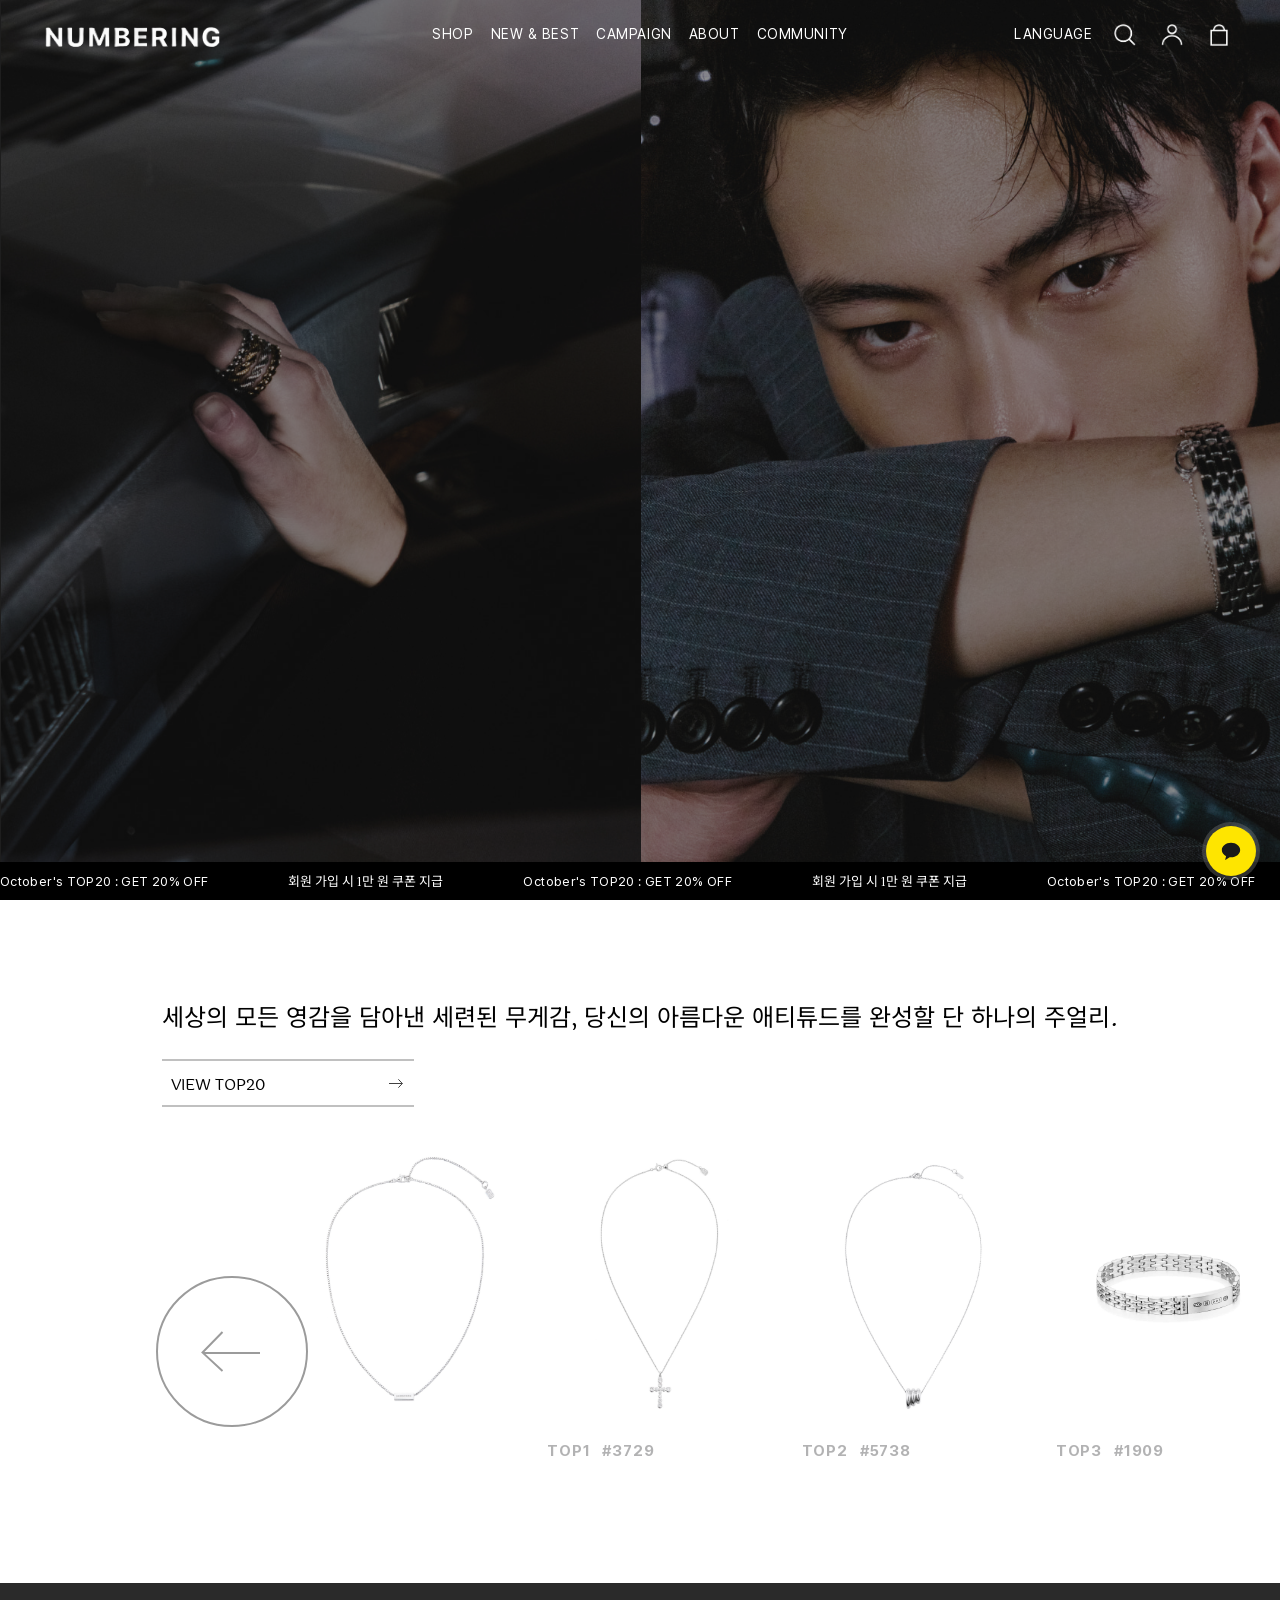
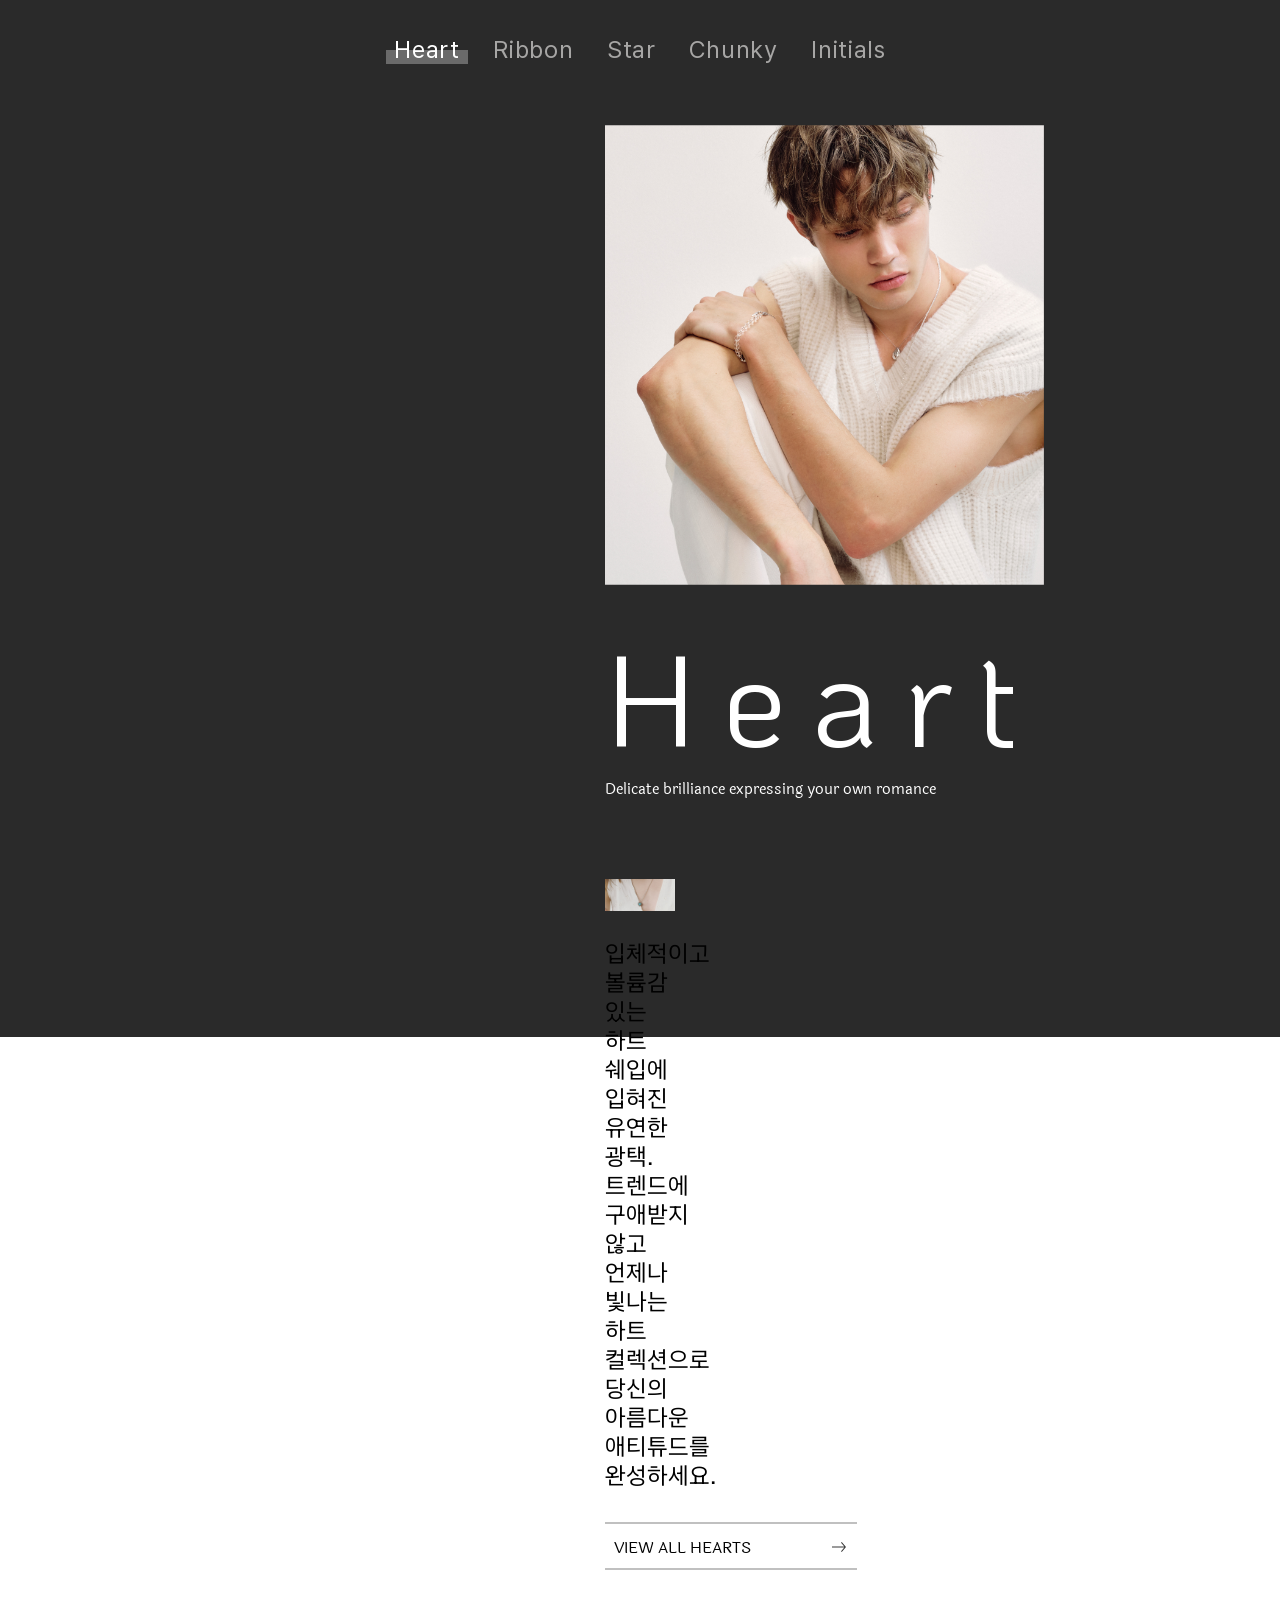
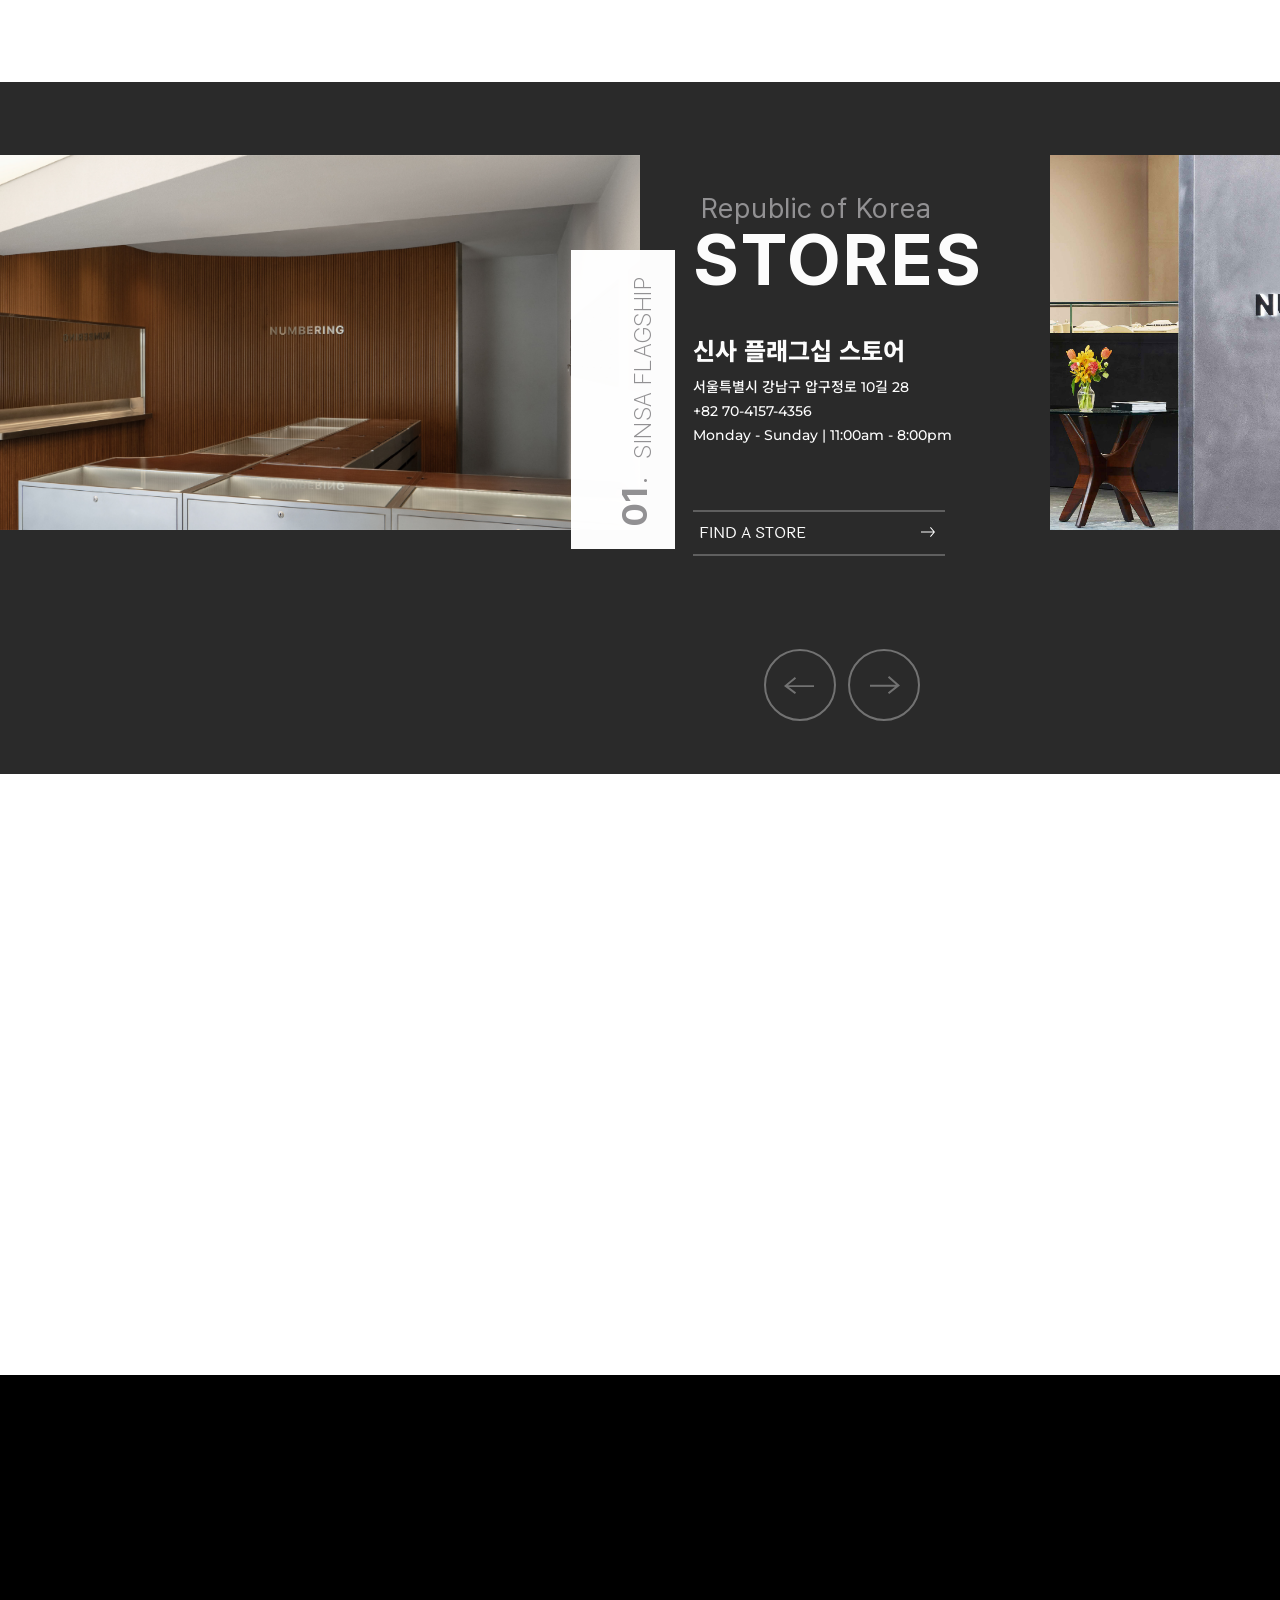
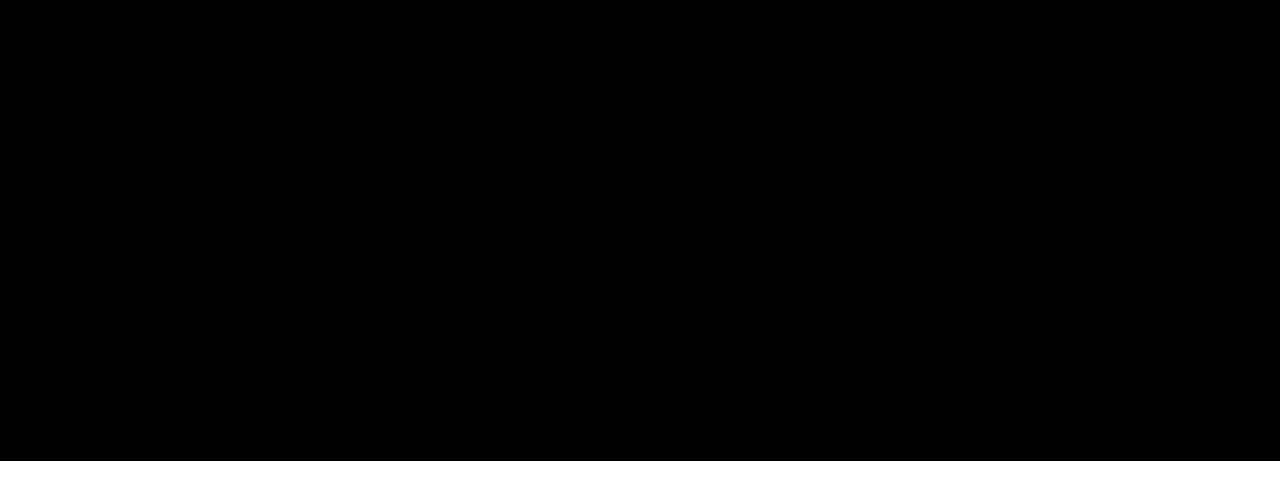
<file: 넘버링/index.html>
<!DOCTYPE html>
<html lang="ko">
<head>
  <meta charset="UTF-8">
  <meta name="viewport" content="width=device-width, initial-scale=1">
  <title>NUMBERING</title>
  <!-- JS 가 켜져 있을 때만 .js 를 붙임: Collection 스크롤 등장(js/reveal.js)이 숨김 상태로 시작하게 (JS 가 꺼져 있으면 처음부터 보임) -->
  <script>document.documentElement.classList.add('js');</script>

  <link rel="stylesheet" href="css/tokens.css">
  <link rel="stylesheet" href="css/reset.css">
  <link rel="stylesheet" href="css/base.css">
  <link rel="stylesheet" href="css/components.css">
  <link rel="stylesheet" href="css/sections/hero.css">
  <link rel="stylesheet" href="css/sections/dropdown.css">
  <link rel="stylesheet" href="css/sections/best.css">
  <link rel="stylesheet" href="css/sections/collection.css">
  <link rel="stylesheet" href="css/sections/stores.css">
  <link rel="stylesheet" href="css/sections/sns.css">
  <link rel="stylesheet" href="css/sections/footer.css">
  <link rel="stylesheet" href="css/sections/reveal.css">
</head>
<body>

  <!-- ===== Header ===== -->
  <header class="site-header">
    <a class="site-header__logo" href="#">
      <img src="assets/images/hero/logo-transparent.png" alt="NUMBERING">
    </a>

    <nav class="gnb" id="gnb" aria-label="주요 메뉴">
      <ul class="gnb__list">
        <li class="gnb__item gnb__item--mega" data-dd>
          <a class="gnb__link" href="#" aria-haspopup="true" aria-expanded="false" data-dd-toggle><span class="gnb__text">SHOP</span></a>
          <div class="dd dd--mega"><div class="dd__panel">
            <div class="dd__group"><p class="dd__title">Category</p><ul><li><a href="#">ALL</a></li><li><a href="#">NECKLACE</a></li><li><a href="#">RING</a></li><li><a href="#">EARRING</a></li><li><a href="#">BRACELET</a></li><li><a href="#">ANKLET</a></li><li><a href="#">ACC/HAIR</a></li></ul></div>
            <div class="dd__group"><p class="dd__title">Line</p><ul><li><a href="#">CARAT NUMBERING</a></li><li><a href="#">SILVER 925</a></li><li><a href="#">GOLD PLATED</a></li><li><a href="#">N-dia Collection</a></li></ul></div>
            <div class="dd__group"><p class="dd__title">Special</p><ul><li><a href="#">GIFT SELECTION</a></li><li><a href="#">NEW ARRIVALS</a></li><li><a href="#">BESTSELLERS</a></li><li><a href="#">ARCHIVE</a></li></ul></div>
            <div class="dd__group dd__featured">
              <p class="dd__title">Featured</p>
              <a class="dd__card" href="#">
                <img src="assets/images/best/top20-19.jpg" alt="은색 체인 디자인 반지" loading="lazy">
                <span class="dd__caption">SILVER 925 RINGS</span>
              </a>
              <a class="dd__card" href="#">
                <img src="assets/images/collection/collection-story.jpg" alt="터키석 하트 펜던트 목걸이를 착용한 모델" loading="lazy">
                <span class="dd__caption">N-dia Collection <span class="dd__shop-now">SHOP NOW</span></span>
              </a>
            </div>
          </div></div>
        </li>
        <li class="gnb__item" data-dd>
          <a class="gnb__link" href="#" aria-haspopup="true" aria-expanded="false" data-dd-toggle><span class="gnb__text">NEW &amp; BEST</span></a>
          <div class="dd"><div class="dd__panel"><ul><li><a href="#">New Arrivals</a></li><li><a href="https://numberingwebsite.com/category/top20/134/?cate_no=134">TOP 20</a></li></ul></div></div>
        </li>
        <li class="gnb__item" data-dd>
          <a class="gnb__link" href="#" aria-haspopup="true" aria-expanded="false" data-dd-toggle><span class="gnb__text">CAMPAIGN</span></a>
          <div class="dd"><div class="dd__panel"><ul><li><a href="#">Current Campaign</a></li><li><a href="#">Archive</a></li></ul></div></div>
        </li>
        <li class="gnb__item" data-dd>
          <a class="gnb__link" href="#" aria-haspopup="true" aria-expanded="false" data-dd-toggle><span class="gnb__text">ABOUT</span></a>
          <div class="dd"><div class="dd__panel"><ul><li><a href="#">Brand Story</a></li><li><a href="https://numberingwebsite.com/shopinfo/stockist.html">Stores</a></li></ul></div></div>
        </li>
        <li class="gnb__item" data-dd>
          <a class="gnb__link" href="#" aria-haspopup="true" aria-expanded="false" data-dd-toggle><span class="gnb__text">COMMUNITY</span></a>
          <div class="dd"><div class="dd__panel"><ul><li><a href="#">Membership</a></li><li><a href="#">Review</a></li><li><a href="#">Notice</a></li></ul></div></div>
        </li>
      </ul>
    </nav>

    <!-- 태블릿 메뉴 (768~1199px, 시안 75:12): 6개 항목이 상단에 그대로 보임 -->
    <nav class="tnav" aria-label="주요 메뉴">
      <ul class="tnav__list">
        <li><a class="tnav__link" href="#"><span class="tnav__text">Shop</span></a></li>
        <li><a class="tnav__link" href="#"><span class="tnav__text">About</span></a></li>
        <li><a class="tnav__link" href="https://numberingwebsite.com/shopinfo/stockist.html"><span class="tnav__text">Stores</span></a></li>
        <li><a class="tnav__link" href="#"><span class="tnav__text">Membership</span></a></li>
        <li><a class="tnav__link" href="#"><span class="tnav__text">Help</span></a></li>
        <li><a class="tnav__link" href="#"><span class="tnav__text">Review</span></a></li>
      </ul>
    </nav>

    <div class="utils">
      <div class="utils__item utils__item--lang" data-dd>
        <button class="utils__lang" type="button" aria-haspopup="listbox" aria-expanded="false" data-dd-toggle>LANGUAGE</button>
        <div class="dd dd--right dd--lang"><div class="dd__panel">
          <p class="dd__current" data-lang-current>Korean / KRW</p>
          <ul role="listbox" aria-label="언어 선택">
            <li><button type="button" role="option" aria-selected="true" data-lang="Korean / KRW">Korean / KRW</button></li>
            <li><button type="button" role="option" aria-selected="false" data-lang="English / USD">English / USD</button></li>
            <li><button type="button" role="option" aria-selected="false" data-lang="Japanese / JPY">Japanese / JPY</button></li>
          </ul>
        </div></div>
      </div>
      <div class="utils__icons">
        <div class="utils__item" data-dd>
          <button class="utils__icon" type="button" aria-label="검색" aria-haspopup="true" aria-expanded="false" data-dd-toggle><img src="assets/icons/search-transparent.png" alt=""></button>
          <div class="dd dd--right dd--search"><div class="dd__panel">
            <form class="dd__search" role="search" data-search-form>
              <input type="search" name="q" placeholder="Search" aria-label="상품 검색" autocomplete="off">
              <button type="submit">Search</button>
            </form>
          </div></div>
        </div>
        <div class="utils__item utils__item--hover" data-dd>
          <button class="utils__icon" type="button" aria-label="내 계정" aria-haspopup="true" aria-expanded="false" data-dd-toggle><img src="assets/icons/account-transparent.png" alt=""></button>
          <div class="dd dd--right dd--account"><div class="dd__panel"><ul><li><a href="#">Login</a></li><li><a href="#">Order</a></li></ul><div class="dd__group"><p class="dd__title">CS Center</p><ul><li><a href="#">Help</a></li><li><a href="#">Q&amp;A</a></li><li><a href="#">FAQ</a></li></ul></div></div></div>
        </div>
        <a class="utils__icon" href="#"><img src="assets/icons/cart.png" alt="장바구니"></a>
        <button class="utils__icon" type="button" aria-controls="mobile-menu" aria-expanded="false" data-menu-toggle>
          <img src="assets/icons/menu.png" alt="메뉴">
        </button>
      </div>
    </div>
  </header>

  <!-- 모바일 메뉴 (767px 이하, 시안 69:12): 햄버거를 누르면 화면 전체로 열리고 X·Esc 로 닫힘 (js/nav.js) -->
  <div class="mmenu" id="mobile-menu" role="dialog" aria-modal="true" aria-label="전체 메뉴" aria-hidden="true" data-mmenu>
    <div class="mmenu__inner">
      <!-- [사용자 지시] 로고 왼쪽 / 닫기(X) 오른쪽으로 떼어 놓음 (시안은 로고가 X 테두리에 걸쳐 있었음) -->
      <div class="mmenu__top">
        <a class="mmenu__logo" href="#"><img src="assets/images/hero/logo-transparent.png" alt="NUMBERING"></a>
        <button class="mmenu__close" type="button" aria-label="메뉴 닫기" data-mmenu-close>
          <svg viewBox="0 0 20 20" aria-hidden="true"><path d="M4.167 4.167L15.833 15.833M15.833 4.167L4.167 15.833"/></svg>
        </button>
      </div>
      <ul class="mmenu__list">
        <li><a class="mmenu__link is-current" href="#" aria-current="page"><span class="mmenu__index">01</span><span class="mmenu__label">Shop</span></a></li>
        <li><a class="mmenu__link" href="#"><span class="mmenu__index">02</span><span class="mmenu__label">About</span></a></li>
        <li><a class="mmenu__link" href="https://numberingwebsite.com/shopinfo/stockist.html"><span class="mmenu__index">03</span><span class="mmenu__label">Stores</span></a></li>
        <li><a class="mmenu__link" href="#"><span class="mmenu__index">04</span><span class="mmenu__label">Membership</span></a></li>
        <li><a class="mmenu__link" href="#"><span class="mmenu__index">05</span><span class="mmenu__label">Help</span></a></li>
        <li><a class="mmenu__link" href="#"><span class="mmenu__index">06</span><span class="mmenu__label">Review</span></a></li>
      </ul>
      <div class="mmenu__bottom">
        <div class="mmenu__quick">
          <a class="mmenu__quick-btn" href="#">Account</a>
          <a class="mmenu__quick-btn" href="#">Cart</a>
          <button class="mmenu__quick-btn" type="button" data-mmenu-search>Search</button>
        </div>
        <div class="mmenu__lang">
          <span class="mmenu__lang-title">LANGUAGE</span>
          <!-- [사용자 지시] 웹의 LANGUAGE 메뉴와 같은 3개 (고르면 웹 메뉴의 선택도 같이 바뀜, js/nav.js) -->
          <div class="mmenu__lang-options">
            <button class="mmenu__lang-btn" type="button" aria-pressed="true" aria-label="Korean / KRW" data-mmenu-lang="Korean / KRW">KR</button>
            <button class="mmenu__lang-btn" type="button" aria-pressed="false" aria-label="English / USD" data-mmenu-lang="English / USD">EN</button>
            <button class="mmenu__lang-btn" type="button" aria-pressed="false" aria-label="Japanese / JPY" data-mmenu-lang="Japanese / JPY">JP</button>
          </div>
        </div>
      </div>
    </div>
  </div>

  <main>
    <!-- ===== Hero ===== -->
    <section class="hero" aria-label="메인 비주얼">
      <div class="hero__bg">
        <!-- 사진마다 담는 칸(.hero__bg-col)을 따로 둠: 마우스 효과(js/hero.js)로 칸 폭이 50:50 ↔ 40:60 으로 바뀌어도 서로 침범하지 않게 -->
        <div class="hero__bg-col hero__bg-col--left">
          <img class="hero__bg-img--left" src="assets/images/hero/main-banner-D1.jpg" alt="차량 위에 반지를 낀 손을 올린 모습">
        </div>
        <div class="hero__bg-col hero__bg-col--right">
          <img class="hero__bg-img--right" src="assets/images/hero/main-banner-D2.jpg" alt="팔찌를 한 모델이 팔 위로 정면을 응시하는 모습">
        </div>
      </div>

      <!-- 슬라이드 표시 막대 (모바일, 시안 74:27) — 지금 보이는 사진이 긴 막대 (js/hero.js) -->
      <div class="hero__dots" aria-hidden="true">
        <span class="hero__dot is-active"></span>
        <span class="hero__dot"></span>
      </div>

      <!-- 이벤트 배너 (마퀴) -->
      <div class="marquee" role="region" aria-label="이벤트 안내">
        <div class="marquee__group">
          <p class="marquee__item marquee__item--inter">October's TOP20 : GET 20% OFF</p>
          <p class="marquee__item marquee__item--inria">회원 가입 시 1만 원 쿠폰 지급</p>
          <p class="marquee__item marquee__item--inter">October's TOP20 : GET 20% OFF</p>
          <p class="marquee__item marquee__item--inria">회원 가입 시 1만 원 쿠폰 지급</p>
          <p class="marquee__item marquee__item--inter">October's TOP20 : GET 20% OFF</p>
          <p class="marquee__item marquee__item--inria">회원 가입 시 1만 원 쿠폰 지급</p>
          <p class="marquee__item marquee__item--inter">October's TOP20 : GET 20% OFF</p>
          <p class="marquee__item marquee__item--inter-kr">회원 가입 시 1만 원 쿠폰 지급</p>
          <p class="marquee__item marquee__item--inter">October's TOP20 : GET 20% OFF</p>
          <p class="marquee__item marquee__item--inria">회원 가입 시 1만 원 쿠폰 지급</p>
        </div>
        <div class="marquee__group" aria-hidden="true">
          <p class="marquee__item marquee__item--inter">October's TOP20 : GET 20% OFF</p>
          <p class="marquee__item marquee__item--inria">회원 가입 시 1만 원 쿠폰 지급</p>
          <p class="marquee__item marquee__item--inter">October's TOP20 : GET 20% OFF</p>
          <p class="marquee__item marquee__item--inria">회원 가입 시 1만 원 쿠폰 지급</p>
          <p class="marquee__item marquee__item--inter">October's TOP20 : GET 20% OFF</p>
          <p class="marquee__item marquee__item--inria">회원 가입 시 1만 원 쿠폰 지급</p>
          <p class="marquee__item marquee__item--inter">October's TOP20 : GET 20% OFF</p>
          <p class="marquee__item marquee__item--inter-kr">회원 가입 시 1만 원 쿠폰 지급</p>
          <p class="marquee__item marquee__item--inter">October's TOP20 : GET 20% OFF</p>
          <p class="marquee__item marquee__item--inria">회원 가입 시 1만 원 쿠폰 지급</p>
        </div>
      </div>
    </section>

    <!-- ===== BEST ===== -->
    <section class="best" aria-label="BEST">
      <div class="best__intro" data-reveal>
        <div class="best__spacer best__spacer--left" aria-hidden="true"></div>
        <div class="best__intro-body">
          <p class="best__lead">세상의 모든 영감을 담아낸 세련된 무게감, <br class="br-c">당신의 아름다운 애티튜드를 완성할 <br class="br-t">단 하나의 주얼리.</p>
          <a class="cta cta--best" href="https://numberingwebsite.com/category/top20/134/?cate_no=134">
            <svg class="cta__line cta__line--top" viewBox="0 0 252 2" aria-hidden="true"><path d="M0 1H252"/></svg>
            <span class="cta__label">VIEW TOP20</span>
            <img class="cta__arrow" src="assets/icons/cta-arrow.svg" alt="">
            <svg class="cta__line cta__line--bottom" viewBox="0 0 252 2" aria-hidden="true"><path d="M0 1H252"/></svg>
          </a>
        </div>
        <div class="best__spacer best__spacer--right" aria-hidden="true"></div>
      </div>

      <div class="best__products" data-reveal="fade" data-reveal-delay="0.15">
        <div class="best__spacer best__spacer--offset" aria-hidden="true"></div>
        <ul class="best__cards">
          <li class="product-card product-card--1">
            <a class="product-card__link" href="#">
              <div class="product-card__image">
                <img src="assets/images/best/product-1.png" alt="흰색 큐빅이 세팅된 십자가 펜던트 은 목걸이">
              </div>
              <p class="product-card__label"><span class="product-card__rank">TOP1</span><span>#3729</span></p>
            </a>
          </li>
          <li class="product-card product-card--2">
            <a class="product-card__link" href="#">
              <div class="product-card__image">
                <img src="assets/images/best/product-3.png" alt="둥근 링 세 개가 겹쳐진 펜던트의 은 목걸이">
              </div>
              <p class="product-card__label"><span class="product-card__rank">TOP2</span><span>#5738</span></p>
            </a>
          </li>
          <li class="product-card product-card--3">
            <a class="product-card__link" href="#">
              <div class="product-card__image">
                <img src="assets/images/best/product-2.png" alt="플레이트 장식이 있는 은색 링크 체인 팔찌">
              </div>
              <p class="product-card__label"><span class="product-card__rank">TOP3</span><span>#1909</span></p>
            </a>
          </li>
          <li class="product-card product-card--4">
            <a class="product-card__link" href="#">
              <div class="product-card__image">
                <img src="assets/images/best/product-4.png" alt="터키석 빛 스톤으로 만든 작은 십자가 펜던트 은 목걸이">
              </div>
              <p class="product-card__label"><span class="product-card__rank">TOP4</span><span>#3719</span></p>
            </a>
          </li>
        </ul>
        <button class="best__prev" type="button" aria-label="다음 상품">
          <img src="assets/icons/best-prev.svg" alt="">
        </button>
        <!-- 진행 막대 (태블릿·모바일, 시안 74:57 / 76:12): 옆으로 넘긴 만큼 검은 막대가 이동 (js/best.js) -->
        <div class="best__progress" aria-hidden="true"><span class="best__progress-thumb"></span></div>
      </div>
    </section>

    <!-- ===== Collection ===== -->
    <section class="collection" aria-label="Collection">
      <div class="collection__dark">
        <ul class="collection__tabs" aria-label="컬렉션 종류" data-reveal>
          <li><button class="collection__tab is-active" type="button" aria-pressed="true">Heart</button></li>
          <li><button class="collection__tab" type="button" aria-pressed="false">Ribbon</button></li>
          <li><button class="collection__tab" type="button" aria-pressed="false">Star</button></li>
          <li><button class="collection__tab" type="button" aria-pressed="false">Chunky</button></li>
          <li><button class="collection__tab" type="button" aria-pressed="false">Initials</button></li>
        </ul>

        <div class="collection__inner collection__gallery">
          <figure class="collection__main" data-reveal>
            <img src="assets/images/collection/collection-main.jpg" alt="하얀 니트 베스트를 입고 팔을 감싸 안은 채 시선을 아래로 내린 모델">
          </figure>
          <div class="collection__heading" data-reveal data-reveal-delay="0.2">
            <h2 class="collection__title">Heart</h2>
            <p class="collection__subtitle">Delicate brilliance expressing your own romance</p>
          </div>
          <figure class="collection__sub" data-reveal data-reveal-delay="0.35">
            <img src="assets/images/collection/collection-sub.jpg" alt="손으로 입가를 가린 모델의 옆모습, 손가락에 은색 반지">
          </figure>
        </div>
      </div>

      <div class="collection__inner collection__story">
        <figure class="collection__story-image" data-reveal>
          <img src="assets/images/collection/collection-story.jpg" alt="흰색 레이스 상의에 터키석 하트 펜던트 목걸이를 착용한 모델">
        </figure>
        <p class="collection__desc" data-reveal data-reveal-delay="0.2">입체적이고 볼륨감 있는 하트 쉐입에 입혀진<br class="br-c"> 유연한 광택. 트렌드에 구애받지 않고<br class="br-c"> 언제나 빛나는 하트 컬렉션으로<br class="br-c"> 당신의 아름다운 애티튜드를 완성하세요.</p>
        <a class="cta cta--best" href="https://numberingwebsite.com/category/heart/297/" data-reveal data-reveal-delay="0.4">
          <svg class="cta__line cta__line--top" viewBox="0 0 252 2" aria-hidden="true"><path d="M0 1H252"/></svg>
          <span class="cta__label">VIEW ALL HEARTS</span>
          <img class="cta__arrow" src="assets/icons/cta-arrow.svg" alt="">
          <svg class="cta__line cta__line--bottom" viewBox="0 0 252 2" aria-hidden="true"><path d="M0 1H252"/></svg>
        </a>
      </div>
    </section>

    <!-- ===== Stores ===== -->
    <section class="stores" aria-label="Stores">
      <div class="stores__row">
        <!-- 매장 이미지 + 세로 라벨 -->
        <article class="store-card" data-reveal>
          <div class="store-card__image">
            <img src="assets/images/stores/sinsa-flagship.jpg" alt="나무 패널 벽과 유리 진열대가 놓인 신사 플래그십 스토어 내부" draggable="false" data-store-image>
          </div>
          <div class="store-card__indicator">
            <p class="store-card__name" data-store-label> SINSA FLAGSHIP</p>
            <p class="store-card__number" data-store-number><span>0</span><span class="is-tight">1 </span><span class="is-thin is-tight">.</span><span class="is-thin"> </span></p>
          </div>
        </article>

        <!-- 매장 정보 (슬라이더 전환 시 함께 바뀜) -->
        <div class="store-info" aria-live="polite" data-reveal data-reveal-delay="0.15">
          <h2 class="section-title store-info__heading">
            <span class="section-title__sub"> Republic of Korea</span>
            <span class="section-title__main">STORES</span>
          </h2>
          <address class="store-info__address">
            <p class="store-info__name" data-store-name>신사 플래그십 스토어</p>
            <!-- 태블릿은 시안처럼 주소·영업시간을 두 줄로 나눔(.store-info__seg 가 한 줄씩, 구분자 | 숨김). 데스크톱·모바일은 한 줄 -->
            <p class="store-info__line" data-store-address><span class="store-info__seg">서울특별시 강남구</span> <span class="store-info__seg">압구정로 10길 28</span></p>
            <p class="store-info__line" data-store-phone>+82 70-4157-4356</p>
            <p class="store-info__line" data-store-hours><span class="store-info__seg">Monday - Sunday</span><span class="store-info__sep"> | </span><span class="store-info__seg">11:00am - 8:00pm</span></p>
          </address>
          <a class="cta cta--stores" href="https://numberingwebsite.com/shopinfo/stockist.html">
            <svg class="cta__line cta__line--top" viewBox="0 0 252 2" aria-hidden="true"><path d="M0 1H252"/></svg>
            <span class="cta__label">FIND A STORE</span>
            <img class="cta__arrow" src="assets/icons/cta-arrow-stores.svg" alt="">
            <svg class="cta__line cta__line--bottom" viewBox="0 0 252 2" aria-hidden="true"><path d="M0 1H252"/></svg>
          </a>
          <div class="store-info__pager">
            <button class="round-btn" type="button" aria-label="이전 매장" data-store-prev>
              <img class="round-btn__circle" src="assets/icons/stores-circle.svg" alt="">
              <span class="round-btn__arrow"><img src="assets/icons/stores-arrow-left.svg" alt=""></span>
            </button>
            <button class="round-btn round-btn--next" type="button" aria-label="다음 매장" data-store-next>
              <img class="round-btn__circle" src="assets/icons/stores-circle.svg" alt="">
              <span class="round-btn__arrow"><img src="assets/icons/stores-arrow-right.svg" alt=""></span>
            </button>
          </div>
        </div>

        <!-- 다음 매장 이미지 -->
        <div class="store-next" data-reveal="fade" data-reveal-delay="0.3">
          <img src="assets/images/stores/hannam-flagship.jpg" alt="유리 진열대와 꽃이 놓인 테이블, 회색 벽면의 NUMBERING 간판이 보이는 한남 플래그십 스토어 입구" data-store-preview>
        </div>
      </div>
    </section>

    <!-- ===== SNS ===== -->
    <section class="sns" aria-label="SNS">
      <div class="sns__inner">
        <!-- 소개 -->
        <div class="sns__intro" data-reveal>
          <!-- 제목+선 / 글+아이콘 묶음: 데스크톱은 기존처럼 절대 위치(묶음은 위치에 영향 없음), 태블릿·모바일(≤1199px)은 이 둘을 나란히 놓음 -->
          <div class="sns__head">
            <h2 class="section-title sns__title">
              <span class="section-title__sub"><span class="section-title__space"> </span>Follow Us</span>
              <span class="section-title__main">SNS</span>
            </h2>
            <img class="sns__line" src="assets/icons/sns-title-line.svg" alt="">
          </div>
          <div class="sns__body">
            <p class="sns__desc">과감하면서도 세련된 넘버링의<br class="br-t"> 모던 클래식을<br class="br-m"> 확인해보세요.<br class="br-t"> SNS 에서 최신 컬렉션과<br class="br-c"> 데일리 스타일링 팁을<br class="br-t"> 만나실 수 있습니다.</p>
            <ul class="sns__icons">
              <li><a class="sns__icon" href="https://www.instagram.com/numbering_official/" target="_blank" rel="noopener noreferrer"><img src="assets/icons/sns-instagram.jpg" alt="Instagram"></a></li>
              <li><a class="sns__icon" href="https://www.facebook.com/numberingseoul/" target="_blank" rel="noopener noreferrer"><img src="assets/icons/sns-facebook.jpg" alt="Facebook"></a></li>
              <li><a class="sns__icon" href="https://pf.kakao.com/_qMjDT" target="_blank" rel="noopener noreferrer"><img src="assets/icons/sns-kakao.jpg" alt="카카오톡"></a></li>
            </ul>
          </div>
        </div>

        <!-- 이미지 갤러리 -->
        <div class="sns__gallery" data-sns-gallery data-reveal data-reveal-delay="0.15">
          <div class="sns__viewport" data-sns-viewport>
            <figure class="sns__photo" data-slot="0">
              <img src="assets/images/sns/numbering_official/numbering_official_1788943008_3982265046818513338_5563404703_1.jpg" alt="NUMBERING 인스타그램 게시물 12" draggable="false">
            </figure>
            <figure class="sns__photo" data-slot="1">
              <img src="assets/images/sns/numbering_official/numbering_official_1791364992_4002581986945938166_5563404703_1.jpg" alt="NUMBERING 인스타그램 게시물 1" draggable="false">
            </figure>
            <figure class="sns__photo" data-slot="2">
              <img src="assets/images/sns/numbering_official/numbering_official_1791014402_3998921578750579560_5563404703_1.jpg" alt="NUMBERING 인스타그램 게시물 2" draggable="false">
            </figure>
          </div>
          <button class="round-btn" type="button" aria-label="이전 이미지" data-sns-prev>
            <img class="round-btn__circle" src="assets/icons/sns-circle.svg" alt="">
            <span class="round-btn__arrow"><img src="assets/icons/sns-arrow-left.svg" alt=""></span>
          </button>
          <button class="round-btn round-btn--next" type="button" aria-label="다음 이미지" data-sns-next>
            <img class="round-btn__circle" src="assets/icons/sns-circle.svg" alt="">
            <span class="round-btn__arrow"><img src="assets/icons/sns-arrow-right.svg" alt=""></span>
          </button>
          <!-- 태블릿·모바일 (시안 74:130 / 75:138): 한 페이지 = 큰 사진 1장 + 작은 사진 2장. 12장을 4페이지로, 손가락(마우스)으로 옆으로 밀어 넘김.
               첫 페이지만 여기 있고 나머지는 js/sns.js 가 만듦 -->
          <div class="sns__grid" data-sns-grid>
            <div class="sns__page">
              <figure class="sns__cell sns__cell--big"><img src="assets/images/sns/numbering_official/numbering_official_1791364992_4002581986945938166_5563404703_1.jpg" alt="NUMBERING 인스타그램 게시물 1" loading="lazy" draggable="false"></figure>
              <figure class="sns__cell"><img src="assets/images/sns/numbering_official/numbering_official_1791014402_3998921578750579560_5563404703_1.jpg" alt="NUMBERING 인스타그램 게시물 2" loading="lazy" draggable="false"></figure>
              <figure class="sns__cell"><img src="assets/images/sns/numbering_official/numbering_official_1790820002_3997499449681285047_5563404703_1.jpg" alt="NUMBERING 인스타그램 게시물 3" loading="lazy" draggable="false"></figure>
            </div>
          </div>
          <!-- [사용자 지시] 사진 넘긴 만큼 움직이는 진행 막대 (BEST 와 같은 모양, js/sns.js) -->
          <div class="best__progress sns__progress" aria-hidden="true"><span class="best__progress-thumb"></span></div>
        </div>
      </div>
    </section>
  </main>

  <!-- ===== Footer ===== -->
  <footer class="footer">
    <div class="footer__inner">
      <div class="footer__top" data-reveal>
        <nav class="footer__menu" aria-label="푸터 메뉴">
          <p class="footer__more">More</p>
          <ul class="footer__list">
            <li><a href="#">About</a></li>
            <li><a href="#">Stores</a></li>
            <li><a href="#">Information</a></li>
            <li><a href="#">Membership</a></li>
            <li><a href="#">Agreement</a></li>
            <li><a href="#">Privacy</a></li>
            <li><a href="#">Help</a></li>
            <li><a href="#">Review</a></li>
          </ul>
        </nav>

        <div class="footer__company">
          <address class="footer__info">
            <div class="footer__info-group">
              <p>Numbering Corp. CEO Min Kyung Lee</p>
              <p>(04783) 6F,16, Seongsui-ro 20-gil, Seongdong-gu, Seoul, Republic of Korea Mall Order License</p>
              <p>제 2023-서울성동-0987 호</p>
              <p>Business License 289-88-01217</p>
            </div>
            <div class="footer__info-group">
              <p>CS Center (customer@numberingseoul.com</p>
              <p>+82 2-6952-0881)</p>
            </div>
            <div class="footer__info-group">
              <p>Business Center (service@numberingseoul.com)</p>
            </div>
          </address>
          <!-- 태블릿·모바일 (시안 74:159 / 75:168): 줄 나눔이 데스크톱과 달라 따로 둠 -->
          <address class="footer__info footer__info--compact">
            <p>Numbering Corp.<br>CEO Min Kyung Lee<br>(04783) 6F, 16, Seongsui-ro 20-gil,<br>Seongdong-gu, Seoul, Republic of Korea</p>
            <p>Mall Order License<br>제 2023-서울성동-0987 호</p>
            <p>Business License<br>289-88-01217</p>
            <p>CS Center<br>customer@numberingseoul.com<br>+82 2-6952-0881</p>
            <p>Business Center<br>service@numberingseoul.com</p>
          </address>
          <a class="footer__care" href="#"><span class="footer__care-label">CUSTOMER CARE</span></a>
        </div>
      </div>

      <div class="footer__brand" data-reveal data-reveal-delay="0.15">
        <p class="footer__logo">NUMBERING</p>
        <p class="footer__legal">     © NUMBERING <a href="#">Terms &amp; Conditions</a> <a href="#">Our privacy policy</a></p>
      </div>
    </div>
  </footer>

  <!-- TOP 버튼 (사용자 지시): 오른쪽 아래 고정, 200px 이상 스크롤하면 나타남 (js/top.js). 모양은 Uiverse "afraid-falcon-17"(vinodjangid07)을 검정·흰색으로 -->
  <button class="to-top" type="button" aria-label="맨 위로 이동">
    <svg class="to-top__icon" viewBox="0 0 384 512" aria-hidden="true">
      <path d="M214.6 41.4c-12.5-12.5-32.8-12.5-45.3 0l-160 160c-12.5 12.5-12.5 32.8 0 45.3s32.8 12.5 45.3 0L160 141.2V448c0 17.7 14.3 32 32 32s32-14.3 32-32V141.2L329.4 246.6c12.5 12.5 32.8 12.5 45.3 0s12.5-32.8 0-45.3l-160-160z"></path>
    </svg>
    <span class="to-top__text">Back to Top</span>
  </button>

  <!-- 문의 버튼 (사용자 지시): TOP 버튼 바로 위에 쌓임. 카카오톡 채널 상담으로 새 창 이동. 노란 배경 + 말풍선 아이콘 -->
  <a class="inquiry" href="https://pf.kakao.com/_qMjDT" target="_blank" rel="noopener noreferrer" aria-label="Chat with us on KakaoTalk (opens in a new window)">
    <svg class="inquiry__icon" viewBox="0 0 24 24" aria-hidden="true">
      <path d="M12 3C6.48 3 2 6.58 2 11c0 2.84 1.86 5.33 4.66 6.75L5.7 21.2c-.1.37.3.66.62.45l4.2-2.8c.49.06.98.1 1.48.1 5.52 0 10-3.58 10-8s-4.48-8-10-8z"></path>
    </svg>
    <span class="inquiry__text">Chat with Us</span>
  </a>

  <script src="js/slide.js" defer></script>
  <script src="js/drag-scroll.js" defer></script>
  <script src="js/hero.js" defer></script>
  <script src="js/reveal.js" defer></script>
  <script src="js/header.js" defer></script>
  <script src="js/nav.js" defer></script>
  <script src="js/dropdown.js" defer></script>
  <script src="js/tabs.js" defer></script>
  <script src="js/stores.js" defer></script>
  <script src="js/sns.js" defer></script>
  <script src="js/best.js" defer></script>
  <script src="js/top.js" defer></script>
</body>
</html>
</file>
<file: 넘버링/css/tokens.css>
/* ==========================================================================
   Design Tokens — NUMBERING (Figma: 선현지 / node 49:124, Desktop 1920)
   모든 값은 피그마에서 읽은 값. 추정값은 [추정] 표기.
   브레이크포인트(미디어쿼리는 var 사용 불가): desktop ≥1200 / tablet 768~1199 / mobile <768 (단, 헤더 메뉴는 1024px 기준: ≥1024 데스크톱 GNB, <1024 햄버거 드로어)
   ========================================================================== */

:root {
  /* ---------- Color ---------- */
  --color-black: #000;
  --color-white: #fff;
  --color-white-99: rgba(255, 255, 255, 0.99);
  --color-ink: #1e1e1e;               /* Hero 배경 (Figma 변수) */
  --color-surface-dark: #2a2a2a;      /* Collection 상단 / Stores 배경 */
  --color-gray-text: #929193;         /* 보조 텍스트 */
  --color-gray-label: rgba(146, 145, 147, 0.7); /* 상품 번호 */
  --color-gray-tab: #a7a6a5;          /* Collection 비활성 탭 */
  --color-gray-footer: #878787;       /* 푸터 "More" */
  --color-gray-ctrl: #727272;         /* Figma 변수 Controls/Secondary */

  /* ---------- Font family ----------
     Inter → Pretendard 대체(영문). 한글 글리프가 없는 폰트 뒤에는 Noto Sans KR 폴백. */
  --font-inter: 'Pretendard', sans-serif;
  --font-inter-kr: 'Pretendard Latin', 'Noto Sans KR', sans-serif; /* Inter 지정 한글: 숫자/공백=Pretendard, 한글=Noto */
  --font-laila: 'Laila', 'Noto Sans KR', sans-serif;
  --font-koho: 'KoHo', 'Noto Sans KR', sans-serif;
  --font-montserrat: 'Montserrat', 'Noto Sans KR', sans-serif;
  --font-inria: 'Inria Serif', 'Noto Sans KR', serif;
  --font-42dot: '42dot Sans', sans-serif;
  --font-noto-kr: 'Noto Sans KR', sans-serif;

  /* ---------- Font weight ---------- */
  --fw-extralight: 200;
  --fw-regular: 400;
  --fw-medium: 500;
  --fw-bold: 700;
  --fw-extrabold: 800;

  /* ---------- Font size ---------- */
  --fs-12: 12px;
  --fs-13: 13px;
  --fs-14: 14px;
  --fs-15: 15px;
  --fs-16: 16px;
  --fs-24: 24px;
  --fs-28: 28px;
  --fs-36: 36px;
  --fs-72: 72px;
  --fs-128: 128px;
  --fs-264: 264.9px;

  /* ---------- Letter spacing ---------- */
  --ls-heart: 25.6px;      /* Collection "Heart" */
  --ls-product-no: 0.5px;  /* BEST 상품 번호 */
  --ls-store-num: -2.4px;  /* Stores "01 ." */

  /* Inter → Pretendard 폭 보정 [추정: 시안 텍스트 폭에 맞춰 측정한 값] */
  --ls-inter-16: 0.54px;   /* GNB (Figma 텍스트 폭 39/46/49/95/35/55 기준) */
  --ls-inter-14: 0.57px;   /* LANGUAGE (Figma 폭 78 기준) */
  /* Stores 보정 [추정: 시안 텍스트 폭/위치에 맞춰 측정] */
  --ls-inter-28: 0.75px;         /* "Republic of Korea" 폭 227px */
  --ls-inter-72: 2.2px;          /* "STORES" 폭 282px */
  --ls-inter-24-thin: 0.4px;    /* "SINSA FLAGSHIP" 길이 179px */
  --stores-num-shift-y: -4px;    /* "01 ." 세로 위치 (시안 ink 595~638) */
  --ls-store-num-fix: -1.3px;    /* "01 ." 길이 44px (--ls-store-num에 더함) */
  --ls-inter-24: 0.7px;    /* Collection 탭 (Figma 텍스트 폭 484px 기준) */
  --ls-inter-15: 0.3px;   /* 상품 번호 Bold: 시안 --ls-product-no(0.5px)에 더하는 보정 (잉크 폭 +1~2px) */
  --ls-inter-13: 0.36px;   /* 마퀴 영문 (Figma 항목 간격 516px/쌍 기준) */

  /* Inter → Pretendard 세로 메트릭 보정 [추정: 스크린샷 비교 결과 1px] */
  --inter-shift-y: 1px;

  /* ---------- Spacing / Size (공통) ---------- */
  --space-8: 8px;
  --space-10: 10px;
  --space-16: 16px;
  --space-24: 24px;
  --space-30: 30px;
  --space-40: 40px;
  --space-60: 60px;
  --space-80: 80px;
  --space-100: 100px;

  /* ---------- Radius ---------- */
  --radius: 0;
  --radius-round: 50%;

  /* ---------- Header (Hero 위 오버레이) ---------- */
  --header-h: 74px;
  --header-logo-x: 35px;
  --header-logo-y: 21px;
  --header-logo-w: 195px;
  --header-logo-h: 32px;
  --header-gnb-y: 23px;
  --header-gnb-gap: 17px;
  --header-gnb-h: 28px;
  --header-util-y: 24px;
  --header-util-right: 50px;
  --header-util-gap: 22px;
  --header-icon-size: 22px;
  --header-icon-gap: 25px;
  --header-lang-w: 78px;

  /* [사용자 지시(시안 외 효과)] 헤더 고정 + 스크롤(10px 이상) 시 배경. 불투명도는 이 한 곳에서 조절 */
  --header-h-scrolled: 56px;         /* 스크롤 시 헤더 높이 (맨 위는 --header-h 74px) */
  --header-gnb-text-shift: 3px;      /* [사용자 지시 후 추정] GNB 14px 로 줄인 뒤 GNB 글자를 LANGUAGE 와 같은 높이로 맞추는 내림 값 (실측: 맨 위에서 3px 높았음) */
  --header-gnb-ink-shift: 2px;       /* [추정] 줄어든 헤더에서 GNB 글자를 가운데로 맞추는 내림 값 (GNB 를 14px 로 줄인 뒤 text-shift 3px 와 함께 실측해 4px → 2px 로 조정) */
  --header-bg-scrolled: rgb(0 0 0 / 0.8);
  --header-scroll-threshold: 10px;   /* 문서용. 실제 값은 js/header.js 의 SCROLL_THRESHOLD 와 같아야 함 */
  --motion-duration: 0.3s;

  /* [사용자 지시(시안 외 효과)] 호버 하이라이트 (GNB, Collection 탭) — Codrops Adsila: 글자 뒤 아래쪽 절반에 반투명 흰색 띠가 깔림 */
  --hover-bar-color: rgb(255 255 255 / 0.3);   /* 반투명 흰색 (Adsila 원본도 불투명도 0.3) */
  --hover-bar-height: 50%;                      /* 글자 박스 아래쪽 절반 (Adsila 값) */
  --hover-bar-extend: 0.35em;                   /* 글자 좌우로 띠가 넓어지는 만큼 (Adsila 의 padding 0.35em) */
  --hover-bar-duration: 0.5s;                   /* Adsila 값 */
  --hover-bar-ease: cubic-bezier(0.2, 1, 0.3, 1); /* Adsila 값 */
  /* [사용자 지시(시안 외 변경)] 메뉴 재구성: SHOP / NEW & BEST / CAMPAIGN / ABOUT / COMMUNITY + 하위 드롭다운 + 언어·검색·마이페이지.
     항목 너비는 글자 폭을 따름(예전 시안 6개 항목의 고정 너비 토큰 제거). 드롭다운 모양은 사용자가 준 언어 메뉴 스크린샷(흰 패널, 선택=검정, 나머지=회색)을 기준으로 한 [추정] */
  --dd-bg: #fff;
  --dd-ink: #000;
  --dd-ink-muted: #929193;           /* 회색 항목 (--color-gray-text 와 같은 값) */
  --dd-fs: 14px;
  --dd-pad: 20px;                    /* 패널 안쪽 여백 */
  --dd-row-py: 8px;                  /* 항목 위아래 여백 (행 간격) */
  --dd-bridge: 16px;                 /* 메뉴 글자와 패널 사이 투명한 다리: 마우스가 지나가도 패널이 안 닫힘 */
  --dd-shift: 8px;                   /* 열릴 때 아래에서 올라오는 거리 */
  --dd-duration: 0.25s;
  /* SHOP 메가메뉴 (사용자 지시: 에디토리얼 보더-그리드). 색은 명세의 #f9f9f9 / neutral-200·300 / neutral-600 값 */
  --mega-bg: #f9f9f9;
  --mega-border: #e5e5e5;            /* neutral-200: 바깥 테두리 */
  --mega-divider: #d4d4d4;           /* neutral-300: 컬럼 사이 세로선, 이미지 카드 테두리 */
  --mega-ink-muted: #525252;         /* neutral-600: 하위 항목 */
  --mega-w: 920px;
  --mega-shadow: 0 10px 15px -3px rgb(0 0 0 / 0.1), 0 4px 6px -4px rgb(0 0 0 / 0.1); /* shadow-lg */
  --dd-shadow: 0 10px 28px rgb(0 0 0 / 0.18);

  /* ---------- Hero ---------- */
  --hero-min-h: 560px;               /* 사용자 지시(시안 외): Hero = 창 높이(100svh), 이보다 낮은 창에서는 이 높이로 멈춤 */
  --hero-bg-opacity: 0.5;
  --hero-bg-inset: 0 -1px -3px 1px;  /* top right bottom left (Figma inset) */

  /* [사용자 지시(시안 외 효과)] Hero: 마우스가 오른쪽 절반에 있으면 두 사진이 50:50 → 40:60 으로 바뀜 (js/hero.js) */
  --hero-split-hover: 60;            /* 호버 시 오른쪽 사진 폭(%) — 왼쪽은 나머지(40) */
  --hero-split-duration: 0.5s;
  --mobile-slide-ms: 1000;           /* [사용자 지시] 모바일 슬라이드(Hero·BEST)가 서서히 넘어가는 시간(ms), 부드러운 가속·감속 (js/slide.js) */
  --hero-autoplay-ms: 1500;          /* [사용자 지시] 태블릿·모바일(1199px 이하) Hero 사진 자동 넘김 간격(ms): 1.5초마다 (1초 → 2.5초 → 1.5초) */
  --hero-split-ease: ease;
  /* [사용자 지시(시안 외 효과)] Collection 스크롤 등장 (js/reveal.js): 아래에서 올라오며 서서히 나타남, 사진은 위→아래로 열림 */
  --reveal-duration: 1.1s;           /* 투명도·위로 올라오는 시간 [추정] */
  --reveal-clip-duration: 1.3s;      /* 사진이 위→아래로 열리는 시간 [추정] */
  --reveal-shift: 56px;              /* 올라오는 거리 [추정] */
  --reveal-ease: cubic-bezier(0.22, 1, 0.36, 1);

  /* ---------- Marquee ---------- */
  --marquee-py: 10px;
  --marquee-gap: 80px;
  --marquee-lh: 18px;
  --marquee-duration: 40s;   /* 한 바퀴 약 40초 (사용자 지정, 조정 예정) */
}

/* ---------- CTA 링크 (선 2개 + 텍스트 + 화살표) — 섹션별 시안 값이 다름 ---------- */
:root {
  --cta-w: 252px;
  --cta-label-w: 140px;
  --cta-line-stroke: 0.5px;
  --cta-line-box: 2px;             /* 선을 경계선 중앙에 걸치기 위한 SVG 박스 높이 */
  --cta-arrow-offset-y: -0.332px;  /* 화살표 SVG 외곽선 여백 (inset -3.69%) */

  /* BEST */
  --cta-best-h: 46px;
  --cta-best-label-x: 9px;
  --cta-best-label-y: 12px;
  --cta-best-arrow-x: 227px;
  --cta-best-arrow-y: 19px;           /* 사용자 요청: VIEW ALL HEARTS처럼 글자 중앙에 정렬 (글자 y + 7px). 시안은 14px */
}

/* ---------- 원형 화살표 버튼 (Stores / SNS 공용) ---------- */
:root {
  --round-btn-size: 72px;
  --round-btn-arrow-x: 22px;          /* (72 − 28) ÷ 2 */
  --round-btn-arrow-y: 28px;          /* (72 − 16) ÷ 2 */
  --round-btn-arrow-w: 28px;
  --round-btn-arrow-h: 16px;
  --round-btn-arrow-img-x: -1.576px;  /* 화살표 SVG 외곽선 여백 (inset −5.63%) */
  --round-btn-arrow-img-y: -0.757px;  /* (inset −4.73%) */
  --round-btn-arrow-img-w: 29.576px;
  --round-btn-arrow-img-h: 17.546px;
}

/* ---------- Stores (좌표는 Figma 1920 기준) ---------- */
:root {
  --stores-slide-ms: 500;              /* [사용자 지시(시안 외 효과)] 매장 넘길 때 밀려 들어오는 시간(ms) [추정] */
  --stores-slide-shift: 28;            /* 밀려 들어오는 거리(px, 이미지 기준. 글씨는 60%) [추정] */
  --stores-top-gap: 5px;               /* 다크 배경이 시작되는 y (위 5px은 흰색) */
  --stores-pt: 78px;
  --stores-pb: 52px;
  --stores-cols: minmax(0, 1022fr) minmax(320px, 514fr) minmax(0, 348fr);
  --stores-col-gap: 18px;
  --stores-row-gap: 32px;
  --stores-image-w: 94.912%;           /* 970 ÷ 1022 */
  --stores-image-ratio: 970 / 567;
  --stores-card-pb: 19px;              /* 586 − 567 */
  --stores-next-ratio: 348 / 567;

  /* 세로 라벨 (SINSA FLAGSHIP / 01 .) */
  --stores-indicator-w: 104px;
  --stores-indicator-h: 299px;
  --stores-indicator-pt: 16px;
  --stores-indicator-pr: 18px;
  --stores-indicator-pl: 12px;
  --stores-indicator-name-w: 29px;     /* 회전 전 박스 (세로쓰기 폭 = 줄 높이) */
  --stores-indicator-name-h: 198px;
  --stores-indicator-num-w: 44px;
  --stores-indicator-num-h: 59px;

  /* 정보 영역 */
  --stores-info-h: 567px;
  --stores-info-pt: 23px;
  --section-title-h: 116px;
  --section-title-sub-lh: 59px;
  --section-title-main-lh: 68px;
  --stores-address-mt: 47px;           /* 186 − (23 + 116) */
  --stores-address-h: 140px;
  --stores-address-name-lh: 20px;
  --stores-address-line-lh: 12px;
  --stores-address-gap-name: 20px;     /* 매장명 → 주소 */
  --stores-address-gap: 12px;          /* 주소 / 전화 / 영업시간 (시안 줄 간격 24px) */
  --section-title-shift-y: -12px;       /* [추정] "STORES"가 시안에서 위 줄에 더 붙어 있음 (측정) */
  --stores-name-shift-y: 1px;          /* [추정] 매장명 한글(Noto) 세로 보정 */
  --stores-cta-mt: 30px;               /* 356 − (186 + 140) */
  --stores-pager-mt: 94px;             /* 494 − (356 + 44) */
  --stores-pager-gap: 12px;            /* 329.5 − 245.5 − 72 */
  --stores-pager-pr: 112.5px;
}

/* ---------- SNS (좌표는 Figma 1920 기준; 내부 좌표는 소개 영역/갤러리 기준) ---------- */
:root {
  --sns-w: 1453px;                    /* 220 ~ 1673 */
  --sns-half-offset: 740px;           /* 좌측 220px = 50% − 740px */
  --sns-pad: 48px;                    /* [추정] 1200~1919px 최소 좌우 여백 */
  --sns-pt: 115px;
  --sns-pb: 97px;                     /* 711 − (115 + 499) */
  --sns-cols: 298px 1fr;              /* 소개 영역 (220~518) / 갤러리 (518~1673) */
  --sns-intro-h: 341px;               /* 아이콘 하단 (311 + 30) */
  --sns-line-x: 6px;
  --sns-line-y: 140.5px;              /* 142 − 3 ÷ 2 (선 두께 3px 중앙) */
  --sns-desc-x: 6px;
  --sns-desc-y: 171px;
  --sns-desc-w: 210px;
  --sns-btn-scale-min: 0.55;          /* [사용자 지시] 태블릿·모바일 SNS 원형 화살표 최소 배율 (72px × 0.55 ≈ 40px) [추정] */
  --sns-desc-lh: 30px;
  --sns-icons-x: 4px;
  --sns-icons-y: 311px;
  --sns-icon-size: 30px;
  --sns-icons-gap: 24.5px;            /* 아이콘 x: 224 / 278 / 333 */
  --sns-gallery-mt: 27px;             /* 142 − 115 */
  --sns-gallery-ratio: 1155 / 472;
  --sns-big-left: 29.784%;            /* 344 ÷ 1155 */
  --sns-big-w: 40.866%;               /* 472 ÷ 1155 */
  --sns-side-w: 31.429%;              /* 363 ÷ 1155 */
  --sns-side-h: 76.907%;              /* 363 ÷ 472 (정사각형) */
  --sns-side-top: 11.653%;            /* 55 ÷ 472 */
  --sns-side-right-left: 68.571%;     /* 792 ÷ 1155 */
  --sns-btn-top: 40.148%;             /* 189.5 ÷ 472 */
  --sns-btn-left: 26.797%;            /* 309.5 ÷ 1155 */
  --sns-btn-right-left: 67.576%;      /* 780.5 ÷ 1155 */
  /* 원형 버튼 **중심** 위치(시안 좌표, 갤러리 비율). 사진 경계선(344 / 816)에 중심이 오게 함 — 태블릿·모바일에서 버튼 크기가 줄어도 경계에서 안 벗어나게 쓰임 */
  --sns-btn-cx-left: 29.913%;         /* (309.5 + 36) ÷ 1155 */
  --sns-btn-cx-right: 70.693%;        /* (780.5 + 36) ÷ 1155 */
  --sns-btn-cy: 47.775%;              /* (189.5 + 36) ÷ 472 */
  --sns-slide-duration: 0.4s;         /* 사용자 승인 (시안 외 효과) */
}

/* ---------- Footer (Figma 49:239, 1920×748 / 배경 검정) ---------- */
:root {
  --footer-w: 1760px;                 /* 80 ~ 1840 */
  --footer-pad: 80px;
  --footer-pt: 60px;
  --footer-pb: 40px;
  --footer-gap: 80px;                 /* 위 영역(305) ~ 브랜드(263) 사이 */
  --footer-menu-max-w: 249px;
  --footer-menu-min-w: 160px;
  --footer-menu-gap: 5px;
  --footer-more-h: 17px;
  --footer-more-lh: 22px;
  --footer-menu-lh: 32px;
  --footer-info-w: 306px;
  --footer-info-lh: 22px;             /* 문단 사이 빈 줄도 22px */
  --footer-info-gap: 24px;
  --footer-care-w: 175px;
  --footer-care-h: 39px;
  --footer-care-x: 20px;
  --footer-care-y: 10px;
  --footer-care-text-h: 20px;
  --footer-care-lh: 22px;
  --footer-brand-gap: 8px;
  /* NUMBERING: 1760px 폭 기준 264.9px. 폭이 줄면 같은 비율로 줄임 (1920에서 시안 값과 일치) */
  --footer-brand-fs-ratio: 0.15051136;  /* 264.9 ÷ 1760 */
  --footer-brand-lh: calc(260 / 264.9);
  --footer-brand-h: calc(232 / 264.9 * 1em);
  --footer-legal-lh: 23px;
}

/* ---------- Collection (좌표는 Figma 1920 기준, y는 섹션 상단 기준) ---------- */
:root {
  /* [사용자 지시(시안 외 효과)] 버튼 화살표 호버: 살짝 커지면서 오른쪽으로 움직임 [추정] */
  --cta-arrow-hover-scale: 1.3;
  --cta-arrow-hover-shift: 3px;
  --cta-arrow-bob-amp: 6px;            /* 둥둥: 오른쪽으로 더 나아갔다 돌아오는 폭 [추정] */
  --cta-arrow-bob-duration: 0.9s;      /* 한 번 나아가는 시간(왕복은 2배) [추정] */
  --cta-arrow-hover-duration: 0.35s;
  --cta-arrow-hover-ease: cubic-bezier(0.2, 1, 0.3, 1);
  /* [사용자 지시] TOP 버튼 (js/top.js, css/components.css) */
  --to-top-size: 50px;               /* 평소 동그란 버튼 지름 (Uiverse 원본 50px) */
  --to-top-w-hover: 140px;           /* 마우스를 올리면 알약 모양으로 늘어나는 폭 (원본 140px) */
  --to-top-gap: 24px;                /* 화면 오른쪽·아래 끝에서 떨어진 거리 (권장 20~40px) */
  --to-top-show-at: 200;             /* 이만큼(px) 스크롤하면 나타남 */
  --to-top-duration: 0.3s;
  /* [사용자 지시] 문의 버튼 (카카오톡 채널): TOP 버튼 위에 쌓임 */
  --inquiry-bg: #fee500;             /* 카카오 노랑 */
  --inquiry-ink: #191919;            /* 카카오 말풍선 색 */
  --inquiry-stack-gap: 12px;         /* TOP 버튼과의 세로 간격 */
  --cta-collection-h: 44px;
  --cta-collection-label-x: 6px;
  --cta-collection-label-y: 9px;
  --cta-collection-arrow-x: 228px;
  --cta-collection-arrow-y: 16px;

  /* [사용자 지시(시안 외 변경)] 1200px 이상에서 Collection 배율 = min(이 값, 화면 폭 ÷ 1920).
     0.75 = 1920 이상에서도 75% 크기. 시안 크기로 되돌리려면 1 로 바꿈 */
  --collection-scale-max: 0.75;

  --collection-w: 1352px;
  --collection-half-offset: 674px;        /* 좌측 286px = 50% − 674px (1920 기준 중앙에서 +2px) */
  --collection-pad: 48px;                 /* [추정] 1200~1919px 최소 좌우 여백 */
  --collection-dark-pt: 52px;             /* 탭 상단 y */
  --collection-tabs-h: 24px;
  --collection-tabs-gap: 33.6px;          /* [추정] 시안: Inter 공백 5개 폭 */
  --collection-main-mt: 66px;             /* 142 − (52 + 24) */
  --collection-main-ratio: 730 / 764;
  --collection-sub-ratio: 514 / 614;
  --collection-cols: 730fr 108fr 514fr;   /* 이미지1 / 사이 / 이미지2 (1352) */
  --collection-sub-offset: 66.732%;       /* 343 / 514 (이미지2 폭 기준 %) */
  --collection-heading-mt: 29px;          /* 935 − (142 + 764) */
  --collection-title-lh: 166px;           /* Figma 텍스트 높이 */
  --collection-subtitle-mt: -2px;         /* 1099 − (935 + 166) */
  --collection-subtitle-h: 41px;
  --collection-gap-to-story: 60px;        /* 1200 − (1099 + 41) */
  --collection-overlap: 158px;            /* 다크 영역이 스토리 이미지 뒤로 이어지는 길이 (1358 − 1200) */
  --collection-story-ratio: 1352 / 627;
  --collection-desc-mt: 28px;             /* 655 − 627 */
  --collection-desc-w: 818px;
  --collection-desc-h: 68px;              /* Figma 텍스트 박스 고정 높이 (줄 간격은 normal) */
  --collection-cta-mt: 33px;              /* 756 − (655 + 68) */
  --collection-pb: 108px;                 /* 2108 − 2000 */
}

/* ---------- BEST ---------- */
:root {
  --best-intro-pt: 100px;
  --best-intro-pb: 40px;
  --best-intro-gap: 23px;
  --best-lead-lh: 37px;            /* Figma 텍스트 높이 (Laila normal). 한글 폴백으로 늘어나는 줄 높이를 시안 값에 고정 */
  --best-spacer-left-max: 428px;
  --best-intro-max: 964px;
  --best-spacer-right-max: 528px;
  --best-offset-max: 293px;
  --best-cards-max: 1627px;
  --best-cards-min: 280px;
  --best-cards-gap: 30px;
  --best-products-pb: 10px;
  --best-section-pb: 113px;        /* 프레임 943 − 내용 830 */
  --best-label-pt: 16px;
  --best-label-h: 34px;
  --best-prev-x: 156px;
  --best-prev-y: 130px;
  --best-prev-w: 152px;
  --best-prev-h: 151px;

  /* [사용자 지시] 1920px(시안 폭)보다 넓은 화면에서 BEST 내용을 가운데에 둠: 좌우로 (화면 폭 − 1920) ÷ 2 만큼 띄움. 1920 이하는 0 */
  --best-frame-w: 1920px;
  --best-frame-pad: max(0px, calc((100% - var(--best-frame-w)) / 2));

  /* [사용자 지시(시안 외 효과)] BEST 슬라이더: ← 버튼으로 카드가 한 칸씩 이동. 전환 0.4초(SNS 슬라이드와 같음) */
  --best-slide-duration: 0.4s;
  --best-autoplay-ms: 1500;          /* 자동 넘김 간격(ms): 1.5초마다 한 칸 (사용자 지시, 3초 → 2초 → 1.5초) */
  --best-rank-gap: 12px;             /* [추정] 라벨 "TOP1  #3729" 에서 순위와 번호 사이 간격 */
  --best-card1-offset: 8px;          /* 시안: 1번 카드가 2~4번(최대 540px)보다 8px 짧음(이미지 532px). 창이 좁아져도 이 차이를 유지 */
}

/* ==========================================================================
   Tablet / Mobile — Figma "선현지 1012 수정됨": Tablet 768 (75:12) / Mobile 390 (74:12) / 모바일 메뉴 (69:12)
   태블릿 = 768~1199px, 모바일 = 767px 이하. 데스크톱(1200px 이상)은 위의 값 그대로.
   값은 시안 그대로. 태블릿 값이 기본, 모바일에서 덮어씀
   ========================================================================== */
:root {
  --c-dark: #292929;                 /* Collection / Stores 어두운 영역 */
  --c-gray: #919194;                 /* 보조 글자 (비활성 탭, 소제목, 라벨) */
  --c-track: #e0e0e0;                /* BEST 진행 막대 바탕 */
  --c-pager: #727272;                /* Stores 원형 버튼 테두리·화살표 */
  --c-menu-bg: #0a0a0a;              /* 모바일 메뉴 바탕 */
  --font-ui: 'Pretendard UI', 'Pretendard', sans-serif; /* Inter Medium·Semi Bold 자리 (태블릿·모바일에서만 쓰는 굵기, base.css) */
  /* Inter → Pretendard 보정 (태블릿·모바일) [추정: 시안 글자 폭·높이에 맞춰 측정] — Pretendard 가 약 3% 좁고 줄 높이가 낮음 */
  --ls-inter-sub: 0.033em;           /* 메뉴 6개 / Collection 탭: 시안 글자 폭에 맞춤 */
  --lh-inter: 1.21;                  /* Inter 의 기본 줄 높이 비율 (시안 글상자 높이) */
}

@media (max-width: 1199px) {
  :root {
    --page-gutter: 32px;

    /* 헤더 */
    --hdr-h: 84px;
    --hdr-logo-w: 140px;
    --hdr-logo-h: 23px;
    --hdr-btn: 44px;                 /* 아이콘 버튼 칸 */
    --hdr-icon: 24px;
    --hdr-shade-h: 180px;            /* Hero 위쪽 그라데이션 높이 (검정 60% → 0) */
    --tnav-gap: 22px;
    --tnav-fs: 15px;

    /* 이벤트 띠 */
    --marquee-gap: 20px;

    /* 공통: 섹션 제목 (Republic of Korea / STORES, Follow Us / SNS) */
    --rs-eyebrow-fs: 22px;
    --rs-title-fs: 60px;
    --rs-title-lh: 62px;
    --rs-title-gap: 4px;

    /* 공통: 버튼 (VIEW TOP20 등) */
    --rs-cta-w: 240px;
    --rs-cta-h: 48px;
    --rs-cta-px: 8px;
    --rs-cta-fs: 15px;
    --rs-cta-ls: 0.05em;
    --rs-cta-arrow: 16px;

    /* BEST */
    --best-pt: 80px;
    --best-gap: 48px;                /* 소개 → 카드 */
    --best-intro-gap: 48px;          /* 문구 ↔ 버튼 (가로) */
    --best-lead-fs: 22px;
    --best-lead-lh: 34px;
    --best-lead-w: 416px;
    --best-card-w: 344px;
    --best-card-img-h: 420px;
    --best-card-gap: 16px;
    --best-label-gap: 14px;          /* 사진 → 번호 */
    --best-progress-gap: 40px;       /* 카드 → 진행 막대 */
    --best-progress-thumb: 76px;

    /* Collection */
    --col-pt: 50px;
    --col-tabs-h: 44px;
    --col-tabs-fs: 17px;
    --col-tabs-gap: 28px;
    --col-tabs-shift: 168px;         /* 탭 시작 = 화면 가운데 − 이 값 (768 에서 216px) */
    --col-collage-gap: 44px;         /* 탭 → 사진 */
    --col-collage-h: 740px;
    --col-main-w: 440px;
    --col-main-h: 520px;
    --col-sub-w: 256px;
    --col-sub-h: 310px;
    --col-sub-top: 290px;
    --col-sub-stroke: 6px;           /* 이미지2 바깥 테두리(어두운 색) */
    /* 시안의 사진 확대 비율 = 사진 상자 폭 ÷ 칸 폭 (시안에서 사진을 칸보다 크게 두고 가운데를 보여줌) */
    --col-main-zoom: calc(496.86 / 440);
    --col-sub-zoom: calc(259.51 / 256);
    --col-story-zoom: calc(733.14 / 704);
    --col-title-top: 500px;
    --col-title-fs: 104px;
    --col-subtitle-top: 640px;
    --col-subtitle-w: 320px;
    --col-subtitle-fs: 16px;
    --col-subtitle-lh: 26px;
    --col-backdrop-h: 172px;         /* 스토리 사진 뒤로 이어지는 어두운 띠 */
    --col-story-top: 32px;           /* 띠 위쪽 → 스토리 사진 */
    --col-story-h: 340px;
    --col-story-pt: 36px;
    --col-story-pb: 80px;
    --col-story-gap: 48px;
    --col-desc-w: 416px;
    --col-desc-fs: 16px;
    --col-desc-lh: 28px;

    /* Stores */
    --st-py: 80px;
    --st-head-gap: 44px;             /* 제목 → 카드 */
    --st-col-gap: 32px;
    --st-image-w: 400px;
    --st-image-h: 480px;
    --st-shade-h: 200px;             /* 사진 아래쪽 그라데이션 (검정 0 → 75%) */
    --st-label-inset: 20px;
    --st-index-fs: 36px;
    --st-label-fs: 18px;
    --st-name-fs: 22px;
    --st-name-lh: 27px;              /* 시안 글상자 높이 (한글이 Noto 로 표시되어 줄 높이가 커지지 않게 고정) */
    --st-info-gap: 24px;
    --st-line-fs: 15px;
    --st-line-lh: 26px;
    --st-pager-size: 52px;
    --st-pager-arrow: 22px;

    /* SNS */
    --sns-py: 80px;
    --sns-text-w: 300px;
    --sns-col-gap: 32px;
    --sns-stack-gap: 28px;           /* 제목 → 글 → 아이콘 */
    --sns-desc-fs: 16px;
    --sns-desc-lh: 28px;
    --sns-icon-box: 44px;
    --sns-icon-gap: 4px;
    --sns-grid-gap: 8px;
    --sns-tab-gallery-w: 60%;        /* [사용자 지시·추정] 태블릿: 글 + 슬라이더를 가운데로 모을 때 슬라이더 폭(안쪽 폭 대비) */
    --sns-tab-col-gap: 48px;         /* [추정] 태블릿: 글 ↔ 슬라이더 사이 */

    /* Footer */
    --ft-pt: 72px;
    --ft-pb: 48px;
    --ft-gap: 64px;
    --ft-menu-w: 300px;
    --ft-company-w: 270px;
    --ft-row-h: 44px;
    --ft-company-gap: 28px;          /* 회사 정보 → CUSTOMER CARE */
    --ft-care-w: 200px;
    --ft-care-h: 48px;
    --ft-brand-gap: 16px;
    --ft-brand-ratio: calc(104 / 704); /* 워드마크 크기 = 폭 × 비율 (768 에서 104px) */
    --ft-brand-lh: calc(112 / 104);
    --ft-legal-fs: 12px;
  }
}

@media (max-width: 767px) {
  :root {
    --to-top-gap: 16px;
    --page-gutter: 20px;

    --hdr-h: 72px;
    --hdr-logo-w: 124px;
    --hdr-logo-h: 20.4px;
    --hdr-shade-h: 160px;

    --marquee-gap: 14px;
    --hero-dot-w: 12px;              /* 슬라이드 표시 막대 */
    --hero-dot-w-active: 28px;
    --hero-dot-h: 2px;
    --hero-dot-gap: 6px;
    --hero-dot-bottom: 24px;         /* 이벤트 띠 위로 */

    --rs-eyebrow-fs: 20px;
    --rs-title-fs: 50px;
    --rs-title-lh: 52px;

    --rs-cta-w: 100%;
    --rs-cta-fs: 14px;

    --best-pt: 56px;
    --best-gap: 32px;
    --best-intro-gap: 24px;          /* 문구 → 버튼 (세로) */
    --best-lead-fs: 17px;
    --best-lead-lh: 28px;
    --best-card-w: 208px;
    --best-card-img-h: 290px;
    --best-card-gap: 12px;
    --best-label-gap: 12px;
    --best-progress-gap: 32px;

    --col-pt: 48px;
    --col-tabs-fs: 15px;
    --col-tabs-gap: 20px;
    --col-tabs-shift: 153px;         /* 390 에서 42px */
    --col-collage-gap: 36px;
    --col-collage-h: 470px;
    --col-main-w: 250px;
    --col-main-h: 300px;
    --col-sub-w: 150px;
    --col-sub-h: 190px;
    --col-sub-top: 170px;
    --col-sub-stroke: 4px;
    --col-main-zoom: calc(286.65 / 250);
    --col-sub-zoom: calc(159.06 / 150);
    --col-story-zoom: calc(431.26 / 350);
    --col-title-top: 292px;
    --col-title-fs: 80px;
    --col-subtitle-top: 412px;
    --col-subtitle-w: 230px;
    --col-subtitle-fs: 14px;
    --col-subtitle-lh: 22px;
    --col-backdrop-h: 124px;
    --col-story-top: 24px;
    --col-story-h: 200px;
    --col-story-pt: 28px;
    --col-story-pb: 56px;
    --col-story-gap: 32px;
    --col-desc-fs: 15px;
    --col-desc-lh: 26px;

    --st-py: 56px;
    --st-gap: 28px;                  /* 제목 / 카드 / 버튼 / 매장 정보 사이 */
    --st-image-h: 320px;
    --st-shade-h: 160px;
    --st-label-inset: 16px;
    --st-index-fs: 30px;
    --st-label-fs: 16px;
    --st-name-fs: 20px;
    --st-name-lh: 24px;
    --st-info-gap: 20px;
    --st-line-fs: 14px;
    --st-line-lh: 24px;
    --st-pager-size: 48px;
    --st-pager-arrow: 20px;

    --sns-py: 56px;
    --sns-desc-fs: 15px;
    --sns-desc-lh: 26px;

    --ft-pt: 56px;
    --ft-pb: 56px;
    --ft-gap: 40px;
    --ft-company-gap: 40px;
    --ft-care-w: 100%;
    --ft-brand-ratio: calc(52 / 350); /* 390 에서 52px */
    --ft-brand-lh: calc(56 / 52);
    --ft-legal-fs: 11px;

    /* 모바일 메뉴 (69:12) */
    --mm-pt: 56px;
    --mm-pb: 36px;
    --mm-list-mt: 40px;
    --mm-item-gap: 2px;
    --mm-item-py: 8px;
    --mm-index-w: 28px;
    --mm-index-pt: 14px;             /* 메뉴 글자를 줄인 만큼(줄 높이 −4 → 위아래 각 −2) 번호도 올림 */
    --mm-index-fs: 12px;
    --mm-index-gap: 14px;
    --mm-label-fs: 42px;             /* [사용자 지시] 시안 46 → 조금 작게 */
    --mm-label-lh: 50px;             /* 시안 54 → 글자와 같은 비율로 */
    --mm-dim: 0.55;                  /* 선택 안 된 메뉴 불투명도 */
    --mm-close: 36px;                /* [사용자 지시] 닫기 버튼을 시안(44)보다 작게 [추정] */
    --mm-close-icon: 16px;           /* 시안 20 → 16 [추정] */
    --mm-quick-h: 48px;
    --mm-quick-gap: 8px;
    --mm-bottom-gap: 20px;
    --mm-lang-pt: 16px;
    --mm-lang-gap: 12px;
    --mm-duration: 0.3s;
  }
}
</file>
<file: 넘버링/css/base.css>
/* ==========================================================================
   Base — @font-face / 기본 타이포
   실제 사용하는 굵기만 로드 (CDN 미사용, assets/fonts)
   ========================================================================== */

/* ---------- Pretendard (Inter 대체) ---------- */
@font-face {
  font-family: 'Pretendard';
  font-weight: 200;
  font-style: normal;
  font-display: swap;
  src: url('../assets/fonts/Pretendard-ExtraLight.woff2') format('woff2');
}
@font-face {
  font-family: 'Pretendard';
  font-weight: 400;
  font-style: normal;
  font-display: swap;
  src: url('../assets/fonts/Pretendard-Regular.woff2') format('woff2');
}
@font-face {
  font-family: 'Pretendard';
  font-weight: 700;
  font-style: normal;
  font-display: swap;
  src: url('../assets/fonts/Pretendard-Bold.woff2') format('woff2');
}

/* ---------- Pretendard Latin (라틴 문자만 — 한글은 Noto Sans KR로 폴백시키기 위한 범위 제한 패밀리) ---------- */
@font-face {
  font-family: 'Pretendard Latin';
  font-weight: 400;
  font-style: normal;
  font-display: swap;
  src: url('../assets/fonts/Pretendard-Regular.woff2') format('woff2');
  unicode-range: U+0020-007E, U+00A0-00FF, U+2000-206F;
}

/* ---------- Laila ---------- */
@font-face {
  font-family: 'Laila';
  font-weight: 400;
  font-style: normal;
  font-display: swap;
  src: url('../assets/fonts/Laila-Regular.woff2') format('woff2');
}

/* ---------- KoHo ---------- */
@font-face {
  font-family: 'KoHo';
  font-weight: 400;
  font-style: normal;
  font-display: swap;
  src: url('../assets/fonts/KoHo-Regular.woff2') format('woff2');
}

/* ---------- 42dot Sans ---------- */
@font-face {
  font-family: '42dot Sans';
  font-weight: 400;
  font-style: normal;
  font-display: swap;
  src: url('../assets/fonts/42dotSans-Regular.woff2') format('woff2');
}

/* 태블릿·모바일 BEST 소개 문구(42dot Sans Medium). 데스크톱은 400 만 써서 영향 없음.
   원본: github.com/42dot/42dot-Sans (지금 이름 Asta Sans, 같은 글꼴), OFL — assets/fonts/42dotSans-OFL.txt */
@font-face {
  font-family: '42dot Sans';
  font-weight: 500;
  font-style: normal;
  font-display: swap;
  src: url('../assets/fonts/42dotSans-Medium.woff2') format('woff2');
}

/* ---------- Pretendard UI (태블릿·모바일 전용: Inter Medium / Semi Bold 자리) ----------
   'Pretendard' 에 500·600 을 추가하면 데스크톱 드롭다운(600 → 지금은 700 으로 표시)이 바뀌므로 이름을 따로 둠 */
@font-face {
  font-family: 'Pretendard UI';
  font-weight: 500;
  font-style: normal;
  font-display: swap;
  src: url('../assets/fonts/Pretendard-Medium.woff2') format('woff2');
}
@font-face {
  font-family: 'Pretendard UI';
  font-weight: 600;
  font-style: normal;
  font-display: swap;
  src: url('../assets/fonts/Pretendard-SemiBold.woff2') format('woff2');
}

/* ---------- Montserrat ---------- */
@font-face {
  font-family: 'Montserrat';
  font-weight: 400;
  font-style: normal;
  font-display: swap;
  src: url('../assets/fonts/Montserrat-Regular.woff2') format('woff2');
}
@font-face {
  font-family: 'Montserrat';
  font-weight: 500;
  font-style: normal;
  font-display: swap;
  src: url('../assets/fonts/Montserrat-Medium.woff2') format('woff2');
}
@font-face {
  font-family: 'Montserrat';
  font-weight: 800;
  font-style: normal;
  font-display: swap;
  src: url('../assets/fonts/Montserrat-ExtraBold.woff2') format('woff2');
}

/* ---------- Inria Serif ---------- */
@font-face {
  font-family: 'Inria Serif';
  font-weight: 400;
  font-style: normal;
  font-display: swap;
  src: url('../assets/fonts/InriaSerif-Regular.woff2') format('woff2');
}

/* ---------- Noto Sans KR (한글 폴백, 굵기별 정적 파일) ---------- */
@font-face {
  font-family: 'Noto Sans KR';
  font-weight: 400;
  font-style: normal;
  font-display: swap;
  src: url('../assets/fonts/NotoSansKR-Regular.woff2') format('woff2');
}
@font-face {
  font-family: 'Noto Sans KR';
  font-weight: 500;
  font-style: normal;
  font-display: swap;
  src: url('../assets/fonts/NotoSansKR-Medium.woff2') format('woff2');
}
@font-face {
  font-family: 'Noto Sans KR';
  font-weight: 800;
  font-style: normal;
  font-display: swap;
  src: url('../assets/fonts/NotoSansKR-ExtraBold.woff2') format('woff2');
}

/* ---------- Base ---------- */
body {
  font-family: var(--font-inter);
  font-weight: var(--fw-regular);
  line-height: normal;
  color: var(--color-black);
  background: var(--color-white);
  font-synthesis: none; /* 합성 볼드/이탤릭 금지 */
}

/* 시안의 줄바꿈 위치: 데스크톱에서는 줄바꿈 없음.
   br-c = 태블릿+모바일, br-t = 태블릿만, br-m = 모바일만 */
.br-c,
.br-t,
.br-m {
  display: none;
}

@media (max-width: 1199px) {
  .br-c {
    display: inline;
  }
}

@media (min-width: 768px) and (max-width: 1199px) {
  .br-t {
    display: inline;
  }
}

@media (max-width: 767px) {
  .br-m {
    display: inline;
  }
}
</file>
<file: 넘버링/css/components.css>
/* ==========================================================================
   Components — 공통 컴포넌트
   ========================================================================== */

/* ---------- CTA 링크 ----------
   선(위/아래) + 라벨 + 화살표. 위치 값은 variant(--best 등)가 CSS 변수로 지정 */
.cta {
  position: relative;
  display: block;
  width: var(--cta-w);
  height: var(--cta-h);
  font-family: var(--font-laila);
  font-size: var(--fs-16);
  font-weight: var(--fw-regular);
  line-height: normal;
  color: var(--cta-color, var(--color-black));
}

/* 선: 0.5px 헤어라인을 경계선 중앙에 벡터로 그림 (img로 넣으면 1px로 반올림되어 시안보다 진해짐) */
.cta__line {
  position: absolute;
  left: 0;
  display: block;
  width: var(--cta-w);
  height: var(--cta-line-box);
  overflow: visible;
}

.cta__line path {
  stroke: currentColor;
  stroke-width: var(--cta-line-stroke);
}

.cta__line--top {
  top: calc(var(--cta-line-box) / -2);
}

.cta__line--bottom {
  top: calc(var(--cta-h) - var(--cta-line-box) / 2);
}

.cta__label {
  position: absolute;
  top: var(--cta-label-y);
  left: var(--cta-label-x);
  width: var(--cta-label-w);
  white-space: nowrap;
}

.cta__arrow {
  position: absolute;
  top: calc(var(--cta-arrow-y) + var(--cta-arrow-offset-y));
  left: var(--cta-arrow-x);
}

/* [사용자 지시(시안 외 효과)] 버튼(VIEW TOP20 / VIEW ALL HEARTS / FIND A STORE)에 마우스를 올리면(글씨든 화살표든 버튼 어디든)
   오른쪽 화살표만 살짝 커지면서(--cta-arrow-hover-scale) 오른쪽으로 나아가고, 올려 둔 동안 계속 둥둥 떠다님(오른쪽으로 갔다 돌아오기 반복).
   글자·선·버튼은 그대로. 마우스를 떼면 튀지 않고 부드럽게 제자리로.
   - 크기·기본 이동: transform (transition)
   - 둥둥: translate = 진폭(--cta-arrow-bob-amp, 호버 때 0 → 값으로 전환) × 위상(--cta-arrow-bob, 0↔1 반복 애니메이션).
     호버가 아닐 때는 위상을 멈춰 두고 진폭만 0 으로 줄여서 → 떼면 부드럽게 돌아오고, 평소엔 애니메이션이 돌지 않음
   마우스가 있는 기기(hover: hover)와 키보드 포커스에서만. 모션 줄이기면 움직임 없음 */
@property --cta-arrow-bob {
  syntax: "<number>";
  inherits: false;
  initial-value: 0;
}

@property --cta-arrow-amp {
  syntax: "<length>";
  inherits: false;
  initial-value: 0px;
}

@keyframes cta-arrow-bob {
  from {
    --cta-arrow-bob: 0;
  }

  to {
    --cta-arrow-bob: 1;
  }
}

@media (hover: hover) {
  .cta__arrow {
    translate: calc(var(--cta-arrow-amp) * var(--cta-arrow-bob)) 0;
    transition:
      transform var(--cta-arrow-hover-duration) var(--cta-arrow-hover-ease),
      --cta-arrow-amp var(--cta-arrow-hover-duration) var(--cta-arrow-hover-ease);
    animation: cta-arrow-bob var(--cta-arrow-bob-duration) ease-in-out infinite alternate paused;
  }

  .cta:hover .cta__arrow {
    --cta-arrow-amp: var(--cta-arrow-bob-amp);

    transform: translateX(var(--cta-arrow-hover-shift)) scale(var(--cta-arrow-hover-scale));
    animation-play-state: running;
  }
}

.cta:focus-visible .cta__arrow {
  --cta-arrow-amp: var(--cta-arrow-bob-amp);

  transform: translateX(var(--cta-arrow-hover-shift)) scale(var(--cta-arrow-hover-scale));
  animation-play-state: running;
}

@media (prefers-reduced-motion: reduce) {
  .cta__arrow,
  .cta:hover .cta__arrow,
  .cta:focus-visible .cta__arrow {
    transform: none;
    translate: none;
    transition: none;
    animation: none;
  }
}

.cta--best {
  --cta-h: var(--cta-best-h);
  --cta-label-x: var(--cta-best-label-x);
  --cta-label-y: var(--cta-best-label-y);
  --cta-arrow-x: var(--cta-best-arrow-x);
  --cta-arrow-y: var(--cta-best-arrow-y);
}

.cta--collection,
.cta--stores {
  --cta-h: var(--cta-collection-h);
  --cta-label-x: var(--cta-collection-label-x);
  --cta-label-y: var(--cta-collection-label-y);
  --cta-arrow-x: var(--cta-collection-arrow-x);
  --cta-arrow-y: var(--cta-collection-arrow-y);
}

/* ---------- 섹션 제목 (회색 28px 소제목 + 굵은 72px 제목) — Stores / SNS 공용 ---------- */
.section-title {
  height: var(--section-title-h);
  font-family: var(--font-inter);
  font-weight: var(--fw-regular);
}

.section-title__sub {
  position: relative;
  top: var(--inter-shift-y);
  display: block;
  font-size: var(--fs-28);
  line-height: var(--section-title-sub-lh);
  letter-spacing: var(--ls-inter-28);
  white-space: pre;
  color: var(--color-gray-text);
}

/* 소제목 앞의 10px 공백 (SNS 소제목) */
.section-title__space {
  font-size: 10px;
  line-height: 0; /* 글자 크기가 다른 인라인 박스가 줄 높이(59px)를 늘리지 않게 */
}

.section-title__main {
  display: block;
  margin-top: var(--section-title-shift-y);
  font-size: var(--fs-72);
  font-weight: var(--fw-bold);
  line-height: var(--section-title-main-lh);
  letter-spacing: var(--ls-inter-72);
  white-space: pre;
  color: var(--section-title-color, var(--color-black));
}

/* ---------- 원형 화살표 버튼 (72×72) ----------
   원(circle)과 화살표는 시안의 SVG를 그대로 사용. 다음(next)은 좌우 반전 */
.round-btn {
  position: relative;
  display: block;
  flex-shrink: 0;
  width: var(--round-btn-size);
  height: var(--round-btn-size);
}

.round-btn__circle {
  width: 100%;
  height: 100%;
}

.round-btn__arrow {
  position: absolute;
  top: var(--round-btn-arrow-y);
  left: var(--round-btn-arrow-x);
  width: var(--round-btn-arrow-w);
  height: var(--round-btn-arrow-h);
}

.round-btn__arrow img {
  position: absolute;
  top: var(--round-btn-arrow-img-y);
  left: var(--round-btn-arrow-img-x);
  width: var(--round-btn-arrow-img-w);
  height: var(--round-btn-arrow-img-h);
}

.round-btn--next .round-btn__arrow {
  transform: scaleX(-1);
}

/* ---------- Marquee (이벤트 배너) ----------
   두 그룹을 같은 속도로 -100% 이동시켜 끊김 없는 무한 스크롤 (오른쪽 → 왼쪽) */
.marquee {
  display: flex;
  width: 100%;
  padding-block: var(--marquee-py);
  overflow: clip;
  background: var(--color-black);
  color: var(--color-white);
  font-size: var(--fs-13);
  line-height: var(--marquee-lh);
  white-space: nowrap;
}

.marquee__group {
  display: flex;
  flex-shrink: 0;
  gap: var(--marquee-gap);
  padding-right: var(--marquee-gap);
  animation: marquee-scroll var(--marquee-duration) linear infinite;
}

.marquee__item {
  flex-shrink: 0;
  font-weight: var(--fw-regular);
}

/* 시안의 폰트 규칙 그대로: Inter(영문) / Inria Serif / Noto Sans KR(Inter 지정 한글) */
.marquee__item--inter {
  position: relative;
  top: var(--inter-shift-y);
  font-family: var(--font-inter);
  letter-spacing: var(--ls-inter-13);
}

.marquee__item--inria {
  font-family: var(--font-inria);
}

.marquee__item--inter-kr {
  font-family: var(--font-inter-kr);
}

@keyframes marquee-scroll {
  from {
    transform: translateX(0);
  }
  to {
    transform: translateX(-100%);
  }
}

/* ---------- 태블릿·모바일 (1199px 이하): CTA / 섹션 제목 ----------
   CTA (시안 Link / VIEW TOP20 등): 위·아래 1px 선, 높이 48, 좌우 8, 라벨 Laila 15(모바일 14) 자간 5%, 화살표 16 칸.
   폭 240(모바일 100%), Stores 태블릿은 정보 칸 폭 전체. 화살표는 시안 벡터를 그대로 그린 cta-arrow-16(-white).svg */
@media (max-width: 1199px) {
  .cta {
    display: flex;
    align-items: center;
    justify-content: space-between;
    width: var(--rs-cta-w);
    height: var(--rs-cta-h);
    padding-inline: var(--rs-cta-px);
    border-block: 1px solid var(--cta-color, var(--color-black));
    font-size: var(--rs-cta-fs);
    letter-spacing: var(--rs-cta-ls);
  }

  .cta__line {
    display: none;
  }

  .cta__label {
    position: static;
    width: auto;
  }

  /* 화살표: 데스크톱 이미지 대신 시안 벡터(16 칸)를 배경으로 그림 */
  .cta__arrow {
    display: none;
  }

  .cta::after {
    content: "";
    flex: none;
    width: var(--rs-cta-arrow);
    height: var(--rs-cta-arrow);
    background: url("../assets/icons/cta-arrow-16.svg") center / contain no-repeat;
  }

  .cta--stores::after {
    background-image: url("../assets/icons/cta-arrow-16-white.svg");
  }

  /* 섹션 제목 (Republic of Korea / STORES, Follow Us / SNS): 회색 소제목 + 굵은 제목, 사이 4 */
  .section-title {
    display: flex;
    flex-direction: column;
    gap: var(--rs-title-gap);
    height: auto;
  }

  .section-title__sub {
    top: 0;
    font-size: var(--rs-eyebrow-fs);
    line-height: var(--lh-inter);
    letter-spacing: 0;
    white-space: normal; /* 소제목 앞 공백은 데스크톱 시안 정렬용이라 여기서는 없앰 */
    color: var(--c-gray);
  }

  .section-title__space {
    display: none;
  }

  .section-title__main {
    margin-top: 0;
    font-size: var(--rs-title-fs);
    line-height: var(--rs-title-lh);
    letter-spacing: 0;
    white-space: normal;
  }
}


/* ---------- TOP 버튼 (사용자 지시) ----------
   Uiverse "afraid-falcon-17"(vinodjangid07)의 동작을 그대로: 동그란 버튼 + 위쪽 화살표 → 마우스를 올리면 알약 모양으로 늘어나며
   화살표는 위로 사라지고 "Back to Top" 글씨가 나타남. 색만 보라 → 검정·흰색.
   - 오른쪽 아래 고정. 화면 폭과 관계없이 항상 화면 오른쪽 끝에서 --to-top-gap 만큼 (사용자 지시)
   - 맨 위에서는 숨김, --to-top-show-at 이상 스크롤하면 서서히 나타남(.is-visible, js/top.js)
   - z-index 99 (헤더 10, 메뉴 드로어 40 위). 모바일 메뉴 드로어가 열려 있으면(html.is-scroll-locked) 숨김
   - 마우스가 있는 기기(hover: hover)에서만 늘어남. 터치 기기는 동그란 모양 그대로 */
.to-top {
  position: fixed;
  right: var(--to-top-gap);
  bottom: var(--to-top-gap);
  z-index: 99;
  display: flex;
  align-items: center;
  justify-content: center;
  width: var(--to-top-size);
  height: var(--to-top-size);
  overflow: hidden;
  border-radius: 50%;
  background: var(--color-black);
  color: var(--color-white);
  /* 원본의 보라 테두리 링 → 흰 배경과 어두운 배경 둘 다에서 보이는 중간 회색 링 */
  box-shadow: 0 0 0 4px rgb(128 128 128 / 0.35);
  cursor: pointer;
  opacity: 0;
  visibility: hidden;
  transform: translateY(8px);
  pointer-events: none;
  transition:
    width var(--to-top-duration) ease,
    border-radius var(--to-top-duration) ease,
    background-color var(--to-top-duration) ease,
    color var(--to-top-duration) ease,
    box-shadow var(--to-top-duration) ease,
    opacity var(--to-top-duration) ease,
    transform var(--to-top-duration) ease,
    visibility 0s linear var(--to-top-duration);
}

.to-top.is-visible {
  opacity: 1;
  visibility: visible;
  transform: none;
  pointer-events: auto;
  transition-delay: 0s;
}

.to-top__icon {
  width: 12px;
  fill: currentcolor;
  transition: transform var(--to-top-duration) ease;
}

.to-top__text {
  position: absolute;
  font-family: var(--font-inter);
  font-size: var(--fs-13);
  font-weight: var(--fw-regular);
  letter-spacing: 0.3px;
  white-space: nowrap;
  opacity: 0;
  transform: translateY(150%);
  transition:
    opacity var(--to-top-duration) ease,
    transform var(--to-top-duration) ease;
}

/* 늘어난 모양: 흰 알약 + 검은 글씨 (흰 배경 위에서도 보이게 검은 1px 윤곽) */
@media (hover: hover) {
  .to-top:hover {
    width: var(--to-top-w-hover);
    border-radius: 50px;
    background: var(--color-white);
    color: var(--color-black);
    box-shadow:
      0 0 0 4px rgb(128 128 128 / 0.35),
      inset 0 0 0 1px var(--color-black);
  }

  .to-top:hover .to-top__icon {
    transform: translateY(-200%);
  }

  .to-top:hover .to-top__text {
    opacity: 1;
    transform: none;
  }
}

.to-top:focus-visible {
  outline: 2px solid var(--color-white);
  outline-offset: 4px;
}

html.is-scroll-locked .to-top {
  opacity: 0;
  visibility: hidden;
  pointer-events: none;
}

@media (prefers-reduced-motion: reduce) {
  .to-top,
  .to-top__icon,
  .to-top__text {
    transition: none;
  }
}


/* ---------- 문의 버튼 (사용자 지시) ----------
   카카오톡 채널(https://pf.kakao.com/_qMjDT) 상담 링크. 오른쪽 아래에서 TOP 버튼 바로 위에 쌓임(TOP 버튼과 같은 오른쪽 선·크기).
   - 맨 위에서 TOP 버튼이 숨겨져 있으면 맨 아래(--to-top-gap)에 있다가, TOP 버튼이 나타나면 그 위로 부드럽게 올라감(빈 자리 없게)
   - 노란 카카오 배경 + 말풍선 아이콘으로 눈에 띄게. 마우스를 올리면 TOP 버튼처럼 알약으로 늘어나며 "Chat with Us" 글씨가 나타남(왼쪽으로만 늘어남)
   - z-index 99, 모바일 메뉴 드로어가 열려 있으면 숨김, 터치 기기는 늘어나지 않음 */
.inquiry {
  position: fixed;
  right: var(--to-top-gap);
  bottom: var(--to-top-gap);
  z-index: 99;
  display: flex;
  align-items: center;
  justify-content: center;
  width: var(--to-top-size);
  height: var(--to-top-size);
  overflow: hidden;
  border-radius: 50%;
  background: var(--inquiry-bg);
  color: var(--inquiry-ink);
  box-shadow: 0 0 0 4px rgb(128 128 128 / 0.35);
  transition:
    bottom var(--to-top-duration) ease,
    width var(--to-top-duration) ease,
    border-radius var(--to-top-duration) ease,
    box-shadow var(--to-top-duration) ease;
}

/* TOP 버튼이 보이면 그 위로 */
.to-top.is-visible ~ .inquiry {
  bottom: calc(var(--to-top-gap) + var(--to-top-size) + var(--inquiry-stack-gap));
}

.inquiry__icon {
  width: 22px;
  fill: currentcolor;
  transition: transform var(--to-top-duration) ease;
}

.inquiry__text {
  position: absolute;
  font-family: var(--font-inter);
  font-size: var(--fs-13);
  font-weight: var(--fw-regular);
  letter-spacing: 0.3px;
  white-space: nowrap;
  opacity: 0;
  transform: translateY(150%);
  transition:
    opacity var(--to-top-duration) ease,
    transform var(--to-top-duration) ease;
}

@media (hover: hover) {
  .inquiry:hover {
    width: var(--to-top-w-hover);
    border-radius: 50px;
    box-shadow:
      0 0 0 4px rgb(128 128 128 / 0.35),
      inset 0 0 0 1px var(--inquiry-ink);
  }

  .inquiry:hover .inquiry__icon {
    transform: translateY(-200%);
  }

  .inquiry:hover .inquiry__text {
    opacity: 1;
    transform: none;
  }
}

.inquiry:focus-visible {
  outline: 2px solid var(--color-white);
  outline-offset: 4px;
}

html.is-scroll-locked .inquiry {
  opacity: 0;
  visibility: hidden;
  pointer-events: none;
}

@media (prefers-reduced-motion: reduce) {
  .inquiry,
  .inquiry__icon,
  .inquiry__text {
    transition: none;
  }
}
</file>
<file: 넘버링/css/sections/hero.css>
/* ==========================================================================
   Section — Header + Hero
   ========================================================================== */

/* ---------- Header (Hero 위 오버레이, 74px) ----------
   [사용자 지시(시안 외 효과)] 화면 위에 고정(fixed). 스크롤 10px 이상이면 is-scrolled (js/header.js)
   → 배경 검정 80% + 높이 74px → 56px (--header-h-scrolled). 맨 위(스크롤 0)의 값은 시안 그대로.
   줄어든 상태에서는 로고/아이콘 박스를 헤더 정중앙에, GNB 글자는 --header-gnb-ink-shift 만큼 내려 글자 중심을 맞춤.
   높이와 자식의 top 을 같은 시간·같은 easing 으로 전환해 중간 프레임에서도 어긋나지 않음 */
.site-header {
  position: fixed;
  top: 0;
  left: 0;
  z-index: 10;
  width: 100%;
  height: var(--header-h);
  color: var(--color-white);
  transition:
    background-color var(--motion-duration) ease,
    height var(--motion-duration) ease;
}

.site-header.is-scrolled {
  height: var(--header-h-scrolled);
  background: var(--header-bg-scrolled);
}

.site-header__logo,
.gnb,
.utils {
  transition: top var(--motion-duration) ease;
}

.site-header.is-scrolled .site-header__logo {
  top: calc(50% - var(--header-logo-h) / 2);
}

.site-header.is-scrolled .utils {
  top: calc(50% - var(--header-icon-size) / 2);
}

@media (prefers-reduced-motion: reduce) {
  .site-header,
  .site-header__logo,
  .gnb,
  .utils {
    transition: none;
  }
}

/* 맨 위의 top 은 시안 값(--header-logo-y 등)이 그대로 나오지만 calc(50% + …) 형태로 씀 (헤더 높이 74px 에서 계산값 동일).
   이렇게 하면 높이가 줄어드는 전환 중에도 요소가 헤더 중심을 따라가서 중간 프레임에서 처지지 않음 */
.site-header__logo {
  position: absolute;
  top: calc(50% + var(--header-logo-y) - var(--header-h) / 2);
  left: var(--header-logo-x);
  width: var(--header-logo-w);
  height: var(--header-logo-h);
}

.site-header__logo img {
  width: 100%;
  height: 100%;
  object-fit: cover;
}

/* ---------- GNB (가운데 정렬: 1920 기준 left 750) ---------- */
.gnb {
  position: absolute;
  top: calc(50% + var(--header-gnb-y) - var(--header-h) / 2);
  left: 50%;
  transform: translateX(-50%);
}

/* [사용자 지시(시안 외 효과)] Codrops "Menu Hover Effects"(Adsila)의 하이라이트: 마우스를 올리면 글자 뒤 아래쪽 절반에
   반투명 흰색(30%) 띠가 왼쪽에서 오른쪽으로 깔림. 마우스를 치우면 왼쪽으로 접힘. 글자 색·크기·위치는 그대로.
   띠는 글자 폭 + 양옆 0.35em(.gnb__text, ::before 라 레이아웃에 영향 없음), 마우스가 있는 기기(hover: hover)와 키보드 포커스에서만 */
.gnb__text {
  position: relative;
  isolation: isolate; /* 띠(::before)가 글자 뒤에 오게 */
}

.gnb__text::before {
  content: "";
  position: absolute;
  z-index: -1;
  bottom: 0;
  left: calc(-1 * var(--hover-bar-extend));
  width: calc(100% + 2 * var(--hover-bar-extend));
  height: var(--hover-bar-height);
  background: var(--hover-bar-color);
  transform: scaleX(0);
  transform-origin: 0% 50%;
  transition: transform var(--hover-bar-duration) var(--hover-bar-ease);
  pointer-events: none;
}

@media (hover: hover) {
  .gnb__link:hover .gnb__text::before {
    transform: scaleX(1);
  }
}

.gnb__link:focus-visible .gnb__text::before {
  transform: scaleX(1);
}

@media (prefers-reduced-motion: reduce) {
  .gnb__text::before {
    transition: none;
  }
}

/* 줄어든 헤더: GNB 글자 잉크 중심이 헤더 중심에 오도록 박스를 --header-gnb-ink-shift 만큼 내림 (1024px 이상. 그 미만은 .gnb 가 오른쪽에서 나오는 드로어) */
@media (min-width: 1024px) {
  .site-header.is-scrolled .gnb {
    top: calc(50% - var(--header-gnb-h) / 2 + var(--header-gnb-ink-shift));
  }
}

.gnb__list {
  display: flex;
  gap: var(--header-gnb-gap);
}

.gnb__link {
  display: block;
  width: var(--gnb-w, auto);
  height: var(--header-gnb-h);
  /* [사용자 지시] GNB 글자 크기를 LANGUAGE 와 같게(14px). 시안은 16px 였음 */
  font-size: var(--fs-14);
  font-weight: var(--fw-regular);
  letter-spacing: var(--ls-inter-14);
  padding-top: var(--header-gnb-text-shift); /* 14px 로 줄어 글자가 박스 위쪽에 붙으므로 LANGUAGE 와 같은 높이로 내림 */
}

/* ---------- Utilities (LANGUAGE + 아이콘 4) ---------- */
.utils {
  position: absolute;
  top: calc(50% + var(--header-util-y) - var(--header-h) / 2);
  right: var(--header-util-right);
  display: flex;
  gap: var(--header-util-gap);
  height: var(--header-icon-size);
}

.utils__lang {
  display: block;
  width: var(--header-lang-w);
  color: inherit;
  cursor: pointer;
  padding-top: calc(1px + var(--inter-shift-y)); /* Figma pt 1px + Pretendard 보정 */
  font-size: var(--fs-14);
  font-weight: var(--fw-regular);
  letter-spacing: var(--ls-inter-14);
  text-align: left;
}

.utils__icons {
  display: flex;
  gap: var(--header-icon-gap);
}

.utils__icon {
  display: block;
  width: var(--header-icon-size);
  height: var(--header-icon-size);
}

.utils__icon img {
  width: 100%;
  height: 100%;
  object-fit: cover;
}

/* 햄버거 버튼은 모바일(767px 이하)에서만 보임. 태블릿 시안(75:12)에는 햄버거가 없고 메뉴 6개가 상단에 보임 (사용자 확인) */
@media (min-width: 768px) {
  .utils__icon[data-menu-toggle] {
    display: none;
  }
}

/* 태블릿 메뉴·슬라이드 표시 막대는 데스크톱에서 숨김 */
.tnav,
.hero__dots {
  display: none;
}

/* ---------- Hero ---------- */
.hero {
  position: relative;
  display: flex;
  flex-direction: column;
  justify-content: flex-end;
  /* 사용자 지시(시안 외): 창 높이에 맞춰 이벤트 바가 항상 창 바닥에 오게 함. 앞의 100vh 는 svh 미지원 브라우저용 */
  height: 100vh;
  height: 100svh;
  min-height: var(--hero-min-h);
  overflow: hidden;
  background: var(--color-ink);
}

/* 배경 사진 2장 — 각각 폭의 50%. 칸 높이를 고정(minmax(0,1fr))해 낮은 창에서도 사진이 넘치지 않게 함 */
.hero__bg {
  position: absolute;
  inset: var(--hero-bg-inset);
  display: grid;
  /* 기본 50 : 50. 마우스가 오른쪽 절반에 있으면(.is-right-hover, js/hero.js) 40 : 60 으로 부드럽게 바뀜 */
  grid-template-columns: calc((100 - var(--hero-split-right, 50)) * 1%) calc(var(--hero-split-right, 50) * 1%);
  transition: grid-template-columns var(--hero-split-duration) var(--hero-split-ease);
  grid-template-rows: minmax(0, 1fr);
  overflow: hidden;
  opacity: var(--hero-bg-opacity);
  pointer-events: none;
}

/* 사진을 담는 칸: 칸 밖으로 나가는 부분은 잘라냄 */
.hero__bg-col {
  min-width: 0;
  overflow: hidden;
}

.hero__bg.is-right-hover {
  --hero-split-right: var(--hero-split-hover);
}

@media (prefers-reduced-motion: reduce) {
  .hero__bg {
    transition: none;
  }
}

.hero__bg img {
  width: 100%;
  height: 100%;
  object-fit: cover;
}

/* 세로는 위 기준, 가로는 바깥쪽(왼쪽 사진의 왼쪽 / 오른쪽 사진의 오른쪽)부터 잘림 */
.hero__bg-img--left {
  object-position: right top;
}

.hero__bg-img--right {
  object-position: left top;
}

.hero .marquee {
  position: relative;
}

/* ==========================================================================
   Header — 태블릿 (768~1199px, 시안 75:17) / 모바일 (767px 이하, 시안 74:17)
   - 태블릿: 높이 84, 좌우 32. 로고(140×23) | 메뉴 6개(15px, 간격 22) | 검색·장바구니 (44 칸, 아이콘 24)
   - 모바일: 높이 72, 좌우 20. 햄버거(왼쪽) | 로고 124×20.4 (가운데) | 검색·장바구니
   - 데스크톱 GNB·LANGUAGE·마이페이지는 숨김. 스크롤하면 배경(검정 80%)은 그대로 생기지만 높이는 줄지 않음
   ========================================================================== */
@media (max-width: 1199px) {
  .site-header {
    display: flex;
    align-items: center;
    justify-content: space-between;
    padding-inline: var(--page-gutter);
  }

  .site-header,
  .site-header.is-scrolled {
    height: var(--hdr-h);
  }

  .site-header__logo {
    position: static;
    flex: none;
    width: var(--hdr-logo-w);
    height: var(--hdr-logo-h);
  }

  .gnb,
  .utils__item--lang,
  .utils__item--hover {
    display: none;
  }

  .utils {
    position: static;
    height: auto;
  }

  .utils__icons {
    gap: 0;
  }

  .utils__icon {
    display: flex;
    align-items: center;
    justify-content: center;
    width: var(--hdr-btn);
    height: var(--hdr-btn);
  }

  .utils__icon img {
    width: var(--hdr-icon);
    height: var(--hdr-icon);
  }

  .tnav {
    display: block;
  }

  .tnav__list {
    display: flex;
    gap: var(--tnav-gap);
  }

  .tnav__link {
    display: flex;
    align-items: center;
    height: var(--hdr-btn);
    font-size: var(--tnav-fs);
    font-weight: var(--fw-regular);
    line-height: normal;
    letter-spacing: var(--ls-inter-sub);
  }

  /* 마우스가 있는 기기에서는 데스크톱 GNB 와 같은 하이라이트(Adsila 띠) */
  .tnav__text {
    position: relative;
    isolation: isolate;
  }

  .tnav__text::before {
    content: "";
    position: absolute;
    z-index: -1;
    bottom: 0;
    left: calc(-1 * var(--hover-bar-extend));
    width: calc(100% + 2 * var(--hover-bar-extend));
    height: var(--hover-bar-height);
    background: var(--hover-bar-color);
    transform: scaleX(0);
    transform-origin: 0% 50%;
    transition: transform var(--hover-bar-duration) var(--hover-bar-ease);
    pointer-events: none;
  }

  .tnav__link:focus-visible .tnav__text::before {
    transform: scaleX(1);
  }
}

@media (max-width: 1199px) and (hover: hover) {
  .tnav__link:hover .tnav__text::before {
    transform: scaleX(1);
  }
}

@media (max-width: 767px) {
  .tnav {
    display: none;
  }

  .site-header {
    justify-content: flex-end;
  }

  /* 로고는 헤더 정가운데(가로·세로), 햄버거는 왼쪽 끝 (시안: 로고 x=133, 햄버거 x=20).
     스크롤 후(.is-scrolled)에도 데스크톱용 top 계산(--header-logo-h 기준)이 덮어쓰지 않게 같이 지정 */
  .site-header__logo,
  .site-header.is-scrolled .site-header__logo {
    position: absolute;
    top: 50%;
    left: 50%;
    translate: -50% -50%;
  }

  [data-menu-toggle] {
    position: absolute;
    top: 50%;
    left: var(--page-gutter);
    translate: 0 -50%;
  }
}

/* ==========================================================================
   Hero — 태블릿·모바일 (1199px 이하)
   - [사용자 지시] 높이는 기기 화면 높이에 꽉 차게(위 .hero 의 100svh 그대로). 사진 2장(예전 합성 사진의 왼쪽/오른쪽)을 한 장씩 꽉 차게 보여주고
     손가락으로 옆으로 넘김(스크롤 스냅) + 1.5초마다 자동 넘김(js/hero.js). 모바일은 슬라이드 표시 막대(시안 74:27)
   - 시안 값: 바탕 검정 + 사진 불투명도 50%, 위쪽 그라데이션(검정 60% → 0, 높이 180 / 모바일 160)
   - 이벤트 띠는 데스크톱과 같이 계속 흐름(사용자 지시). 간격 20 / 모바일 14, 한글 문구는 시안대로 42dot Sans
   ========================================================================== */
@media (max-width: 1199px) {
  .hero {
    background: var(--color-black);
  }

  .hero::before {
    content: "";
    position: absolute;
    top: 0;
    right: 0;
    left: 0;
    z-index: 1;
    height: var(--hdr-shade-h);
    background: linear-gradient(rgb(0 0 0 / 0.6), rgb(0 0 0 / 0));
    pointer-events: none;
  }

  .hero__bg {
    inset: 0;
  }

  .hero .marquee {
    z-index: 2;
  }

  .marquee__item--inter {
    letter-spacing: 0;
  }

  .marquee__item--inria,
  .marquee__item--inter-kr {
    font-family: var(--font-42dot);
  }
}

@media (max-width: 767px) {
  /* 시안 모바일 첫 화면은 모델 얼굴 사진(합성 사진의 오른쪽) → 오른쪽 사진을 먼저 */
  .hero__bg-col--right {
    order: -1;
  }

  .hero__dots {
    position: absolute;
    bottom: calc(var(--marquee-py) * 2 + var(--marquee-lh) + var(--hero-dot-bottom));
    left: var(--page-gutter);
    z-index: 2;
    display: flex;
    gap: var(--hero-dot-gap);
  }

  .hero__dot {
    width: var(--hero-dot-w);
    height: var(--hero-dot-h);
    background: var(--color-white);
    opacity: 0.5;
    transition:
      width var(--motion-duration) ease,
      opacity var(--motion-duration) ease;
  }

  .hero__dot.is-active {
    width: var(--hero-dot-w-active);
    opacity: 1;
  }
}

@media (max-width: 767px) and (prefers-reduced-motion: reduce) {
  .hero__dot {
    transition: none;
  }
}

/* 사진 한 장씩 꽉 차게 + 손가락으로 옆으로 넘김(스크롤 스냅). 웹(1200px 이상)은 그대로 */
@media (max-width: 1199px) {
  .hero__bg {
    display: flex;
    grid-template-columns: none;
    overflow-x: auto;
    overflow-y: hidden;
    scroll-snap-type: x mandatory;
    overscroll-behavior-x: contain; /* 끝에서 더 밀어도 뒤로 가기·새로고침 제스처로 넘어가지 않게 */
    scrollbar-width: none;
    pointer-events: auto; /* 터치로 넘길 수 있게 (데스크톱에서는 장식이라 none) */
    transition: none;
  }

  .hero__bg::-webkit-scrollbar {
    display: none;
  }

  .hero__bg-col {
    flex: 0 0 100%;
    scroll-snap-align: start;
    scroll-snap-stop: always; /* 세게 밀어도 한 장씩만 넘어감 */
  }

  /* 한 장씩 보이므로 반반 구도(왼쪽/오른쪽 끝 기준)가 아니라 가운데 기준으로 보여줌 */
  .hero__bg-img--left,
  .hero__bg-img--right {
    object-position: center top;
  }
}
</file>
<file: 넘버링/css/sections/dropdown.css>
/* ==========================================================================
   Header 드롭다운 (사용자 지시, 시안 외) — GNB 하위 메뉴 / 언어 / 검색 / 마이페이지
   - 모양은 사용자가 준 언어 메뉴 스크린샷 기준: 흰 패널, 지금 선택 = 검정, 나머지 = 회색 (호버·포커스 시 검정) [추정]
   - 열리는 조건: GNB 와 마이페이지 = 마우스를 올리거나 키보드 포커스, 모든 항목 = 눌렀을 때(.is-open, js/dropdown.js)
   - 패널은 position: absolute 라 헤더·페이지 레이아웃은 변하지 않음. 패널 위쪽 투명한 다리(padding-top)로 마우스가 글자→패널로 지나가도 안 닫힘
   ========================================================================== */

.gnb__item,
.utils__item {
  position: relative;
}

.dd {
  position: absolute;
  top: 100%;
  left: calc(-1 * var(--dd-pad));
  z-index: 20;
  padding-top: var(--dd-bridge);
  opacity: 0;
  visibility: hidden;
  transform: translateY(var(--dd-shift));
  pointer-events: none;
  /* 닫힐 때는 전환 없이 즉시 사라짐 → 옆 메뉴로 옮겨 가면 앞 메뉴는 바로 닫히고 하나만 열려 있음. 열릴 때만 페이드(아래 열림 상태) */
  transition: none;
}

.dd--right {
  right: calc(-1 * var(--dd-pad) / 2);
  left: auto;
}

/* 언어 / 검색 / 마이페이지는 아이콘 아래 오른쪽 끝에 맞춤 */
.utils__item .dd--right {
  right: 0;
}

.dd__panel {
  min-width: 165px;
  padding: var(--dd-pad);
  background: var(--dd-bg);
  color: var(--dd-ink);
  box-shadow: var(--dd-shadow);
  font-size: var(--dd-fs);
  font-weight: var(--fw-regular);
  letter-spacing: var(--ls-inter-14);
  white-space: nowrap;
}

.dd__panel ul {
  display: grid;
}

.dd__panel a,
.dd__panel button[role="option"] {
  display: block;
  width: 100%;
  padding: var(--dd-row-py) 0;
  color: var(--dd-ink-muted);
  text-align: left;
  cursor: pointer;
  transition: color var(--dd-duration) ease;
}

.dd__panel a:focus-visible,
.dd__panel button:focus-visible {
  outline: 1px solid var(--dd-ink);
  outline-offset: 2px;
}

@media (hover: hover) {
  .dd__panel a:hover,
  .dd__panel button[role="option"]:hover {
    color: var(--dd-ink);
  }
}

/* SHOP 메가메뉴 — 에디토리얼 보더-그리드 (사용자 지시): 오프화이트 패널 + 얇은 테두리·그림자, 4컬럼(Category / Line / Special / Featured) 사이에 세로 분할선.
   패널은 GNB 가운데(화면 가운데)에 맞춰 헤더 아래에 펼쳐짐 */
.gnb__item--mega {
  position: static; /* 패널의 기준이 SHOP 글자가 아니라 가운데 정렬된 .gnb 가 되게 */
}

.dd--mega {
  left: 50%;
  width: min(var(--mega-w), calc(100vw - 48px));
  translate: -50% 0;
}

.dd--mega .dd__panel {
  display: grid;
  grid-template-columns: 1fr 1fr 1fr 1.25fr;
  min-width: 0;
  padding: 0;
  border: 1px solid var(--mega-border);
  background: var(--mega-bg);
  box-shadow: var(--mega-shadow);
  white-space: normal;
}

.dd--mega .dd__group {
  padding: 28px 28px 32px;
  border-right: 1px solid var(--mega-divider);
}

.dd--mega .dd__group:last-child {
  border-right: 0;
}

.dd--mega .dd__title {
  margin-bottom: 14px;
  padding: 0;
  color: var(--dd-ink);
  font-size: var(--fs-12);
  font-weight: 600; /* font-semibold (Pretendard 는 700 으로 표시) */
  letter-spacing: 0.1em; /* tracking-widest */
  text-transform: uppercase;
}

.dd--mega .dd__group li a {
  color: var(--mega-ink-muted);
  font-weight: 300; /* font-light (Pretendard 는 200 으로 표시) */
}

@media (hover: hover) {
  .dd--mega .dd__group li a:hover {
    color: var(--dd-ink);
    font-weight: 600;
  }
}

.dd--mega .dd__group li a:focus-visible {
  color: var(--dd-ink);
  font-weight: 600;
}

/* Featured: 이미지 카드 2장을 세로로. 이미지 테두리 1px neutral-300 */
.dd__featured {
  display: flex;
  flex-direction: column;
}

.dd__card {
  display: block;
  margin-bottom: 18px;
}

.dd__card:last-child {
  margin-bottom: 0;
}

.dd__card img {
  display: block;
  width: 100%;
  aspect-ratio: 16 / 10;
  border: 1px solid var(--mega-divider);
  object-fit: cover;
}

.dd--mega .dd__card .dd__caption {
  display: flex;
  gap: 10px;
  align-items: baseline;
  justify-content: space-between;
  margin-top: 8px;
  color: var(--dd-ink);
  font-size: var(--fs-12);
  font-weight: 600;
  letter-spacing: 0.08em;
  text-transform: uppercase;
}

.dd__shop-now {
  padding-bottom: 1px;
  border-bottom: 1px solid var(--dd-ink);
  font-size: 11px;
  letter-spacing: 0.1em;
}

/* 메가메뉴 이외의 .dd__title (예: 계정 메뉴의 CS Center) */
.dd__title {
  margin-bottom: 4px;
  padding: var(--dd-row-py) 0;
  color: var(--dd-ink);
  font-weight: var(--fw-bold);
}
/* 언어: 맨 위 = 지금 선택(검정), 아래 = 선택지(회색) */
.dd__current {
  padding: var(--dd-row-py) 0;
  color: var(--dd-ink);
}

.dd__panel [aria-selected="true"] {
  color: var(--dd-ink-muted);
}

/* 검색 팝업 */
.dd--search .dd__panel {
  min-width: 320px;
}

/* 모바일: 검색 칸이 좁은 화면(375px 이하)에서 왼쪽으로 잘리지 않게 헤더 아래 화면 폭으로 펼침 */
@media (max-width: 767px) {
  .utils__item:has(.dd--search) {
    position: static;
  }

  .dd--search {
    right: 0;
    left: 0;
    padding-top: 0;
  }

  .dd--search .dd__panel {
    min-width: 0;
  }
}

.dd__search {
  display: flex;
  gap: 12px;
  align-items: center;
}

.dd__search input {
  flex: 1;
  min-width: 0;
  padding: 8px 0;
  border: 0;
  border-bottom: 1px solid var(--dd-ink);
  background: transparent;
  color: var(--dd-ink);
  font: inherit;
  letter-spacing: inherit;
  outline: none;
}

.dd__search input::placeholder {
  color: var(--dd-ink-muted);
}

.dd__search button {
  padding: 8px 0;
  color: var(--dd-ink);
  font-weight: var(--fw-bold);
  cursor: pointer;
}

/* ---------- 열림 상태 ---------- */
.is-open > .dd {
  opacity: 1;
  visibility: visible;
  transform: none;
  pointer-events: auto;
  transition:
    opacity var(--dd-duration) ease,
    transform var(--dd-duration) ease;
}

@media (hover: hover) and (min-width: 1024px) {
  .gnb__item:hover > .dd,
  .utils__item--hover:hover > .dd {
    opacity: 1;
    visibility: visible;
    transform: none;
    pointer-events: auto;
    transition:
      opacity var(--dd-duration) ease,
      transform var(--dd-duration) ease;
  }

  /* 패널에 마우스가 있는 동안 GNB 글자의 호버 띠도 유지 */
  .gnb__item:hover > .gnb__link .gnb__text::before {
    transform: scaleX(1);
  }
}

/* 키보드 포커스(:focus-visible)일 때만 (마우스로 눌러서 생긴 포커스로는 안 열리고 안 닫힘이 남지 않게) */
.gnb__item:has(:focus-visible) > .dd,
.utils__item--hover:has(:focus-visible) > .dd {
  opacity: 1;
  visibility: visible;
  transform: none;
  pointer-events: auto;
  transition:
    opacity var(--dd-duration) ease,
    transform var(--dd-duration) ease;
}

.gnb__item.is-open > .gnb__link .gnb__text::before {
  transform: scaleX(1);
}

@media (prefers-reduced-motion: reduce) {
  .dd,
  .dd__panel a,
  .dd__panel button[role="option"] {
    transition: none;
  }
}

/* 계정 드롭다운의 CS Center 그룹 */
.dd--account .dd__group {
  margin-top: 4px;
}

/* 태블릿·모바일(1199px 이하)에서는 데스크톱 GNB 를 숨기고 태블릿 메뉴(.tnav, css/sections/hero.css) / 모바일 메뉴(.mmenu, 아래)를 씀.
   (이전의 오른쪽 드로어는 시안 69:12 의 모바일 메뉴로 대체되어 제거) */

/* ---------- 모바일 메뉴 (767px 이하, 시안 69:12) ----------
   햄버거를 누르면 화면 전체를 덮으며 서서히 나타남(js/nav.js). X / Esc / 메뉴 항목을 누르면 닫힘. 열려 있는 동안 페이지 스크롤 잠금.
   - 바탕 #0a0a0a, 위 56 · 아래 36 · 좌우 20
   - 닫기 버튼 44×44(흰 테두리 35%), 로고 124×20.4 (시안 위치 그대로: 닫기 버튼 기준 x 35, y 21)
   - 메뉴: 번호(12px, 회색) + 이름(46/54px 굵게, 자간 −2%). 현재 항목 흰색, 나머지 55% (누르거나 마우스를 올리면 흰색)
   - 아래: Account / Cart / Search 버튼 3칸(높이 48, 흰 테두리 30%), LANGUAGE 줄(위 선 25%, KR / EN) */
.mmenu {
  display: none;
}

@media (max-width: 767px) {
  .mmenu {
    position: fixed;
    inset: 0;
    z-index: 60;
    display: block;
    overflow-y: auto;
    overscroll-behavior: contain;
    background: var(--c-menu-bg);
    color: var(--color-white);
    -webkit-tap-highlight-color: transparent; /* 누를 때 브라우저 기본 강조 상자 대신 아래 :active 효과만 */
    opacity: 0;
    visibility: hidden;
    transition:
      opacity var(--mm-duration) ease,
      visibility 0s linear var(--mm-duration);
  }

  .mmenu.is-open {
    opacity: 1;
    visibility: visible;
    transition-delay: 0s;
  }

  .mmenu__inner {
    display: flex;
    flex-direction: column;
    min-height: 100%;
    padding: var(--mm-pt) var(--page-gutter) var(--mm-pb);
  }

  /* [사용자 지시] 로고 왼쪽, 닫기 버튼 오른쪽 (시안은 로고가 X 테두리에 걸쳐 있었음). 줄 높이는 시안 44 그대로 */
  .mmenu__top {
    display: flex;
    align-items: center;
    justify-content: space-between;
    height: var(--hdr-btn);
  }

  /* [사용자 지시] X 를 시안(44, 아이콘 20)보다 작게: 테두리 상자 --mm-close, 아이콘 --mm-close-icon.
     누르는 영역은 ::before 로 44 를 유지 */
  .mmenu__close {
    position: relative;
    display: flex;
    flex: none;
    align-items: center;
    justify-content: center;
    width: var(--mm-close);
    height: var(--mm-close);
    /* [사용자 지시] 사각형 테두리 없이 X 만 */
  }

  .mmenu__close::before {
    content: "";
    position: absolute;
    inset: calc((var(--mm-close) - var(--hdr-btn)) / 2);
  }

  .mmenu__close svg {
    width: var(--mm-close-icon);
    height: var(--mm-close-icon);
    fill: none;
    stroke: currentcolor;
    stroke-width: 1.25;
  }

  .mmenu__logo {
    flex: none;
    width: var(--hdr-logo-w);
    height: var(--hdr-logo-h);
  }

  .mmenu__logo img {
    width: 100%;
    height: 100%;
    object-fit: cover;
  }

  .mmenu__list {
    display: flex;
    flex-direction: column;
    gap: var(--mm-item-gap);
    margin-top: var(--mm-list-mt);
  }

  .mmenu__link {
    display: flex;
    gap: var(--mm-index-gap);
    padding-block: var(--mm-item-py);
  }

  .mmenu__index {
    flex: none;
    width: var(--mm-index-w);
    padding-top: var(--mm-index-pt);
    font-family: var(--font-ui);
    font-size: var(--mm-index-fs);
    font-weight: var(--fw-medium);
    line-height: normal;
    letter-spacing: 0.05em;
    color: var(--c-gray);
  }

  .mmenu__label {
    font-size: var(--mm-label-fs);
    font-weight: var(--fw-bold);
    line-height: var(--mm-label-lh);
    letter-spacing: -0.02em;
    opacity: var(--mm-dim);
    transition: opacity var(--motion-duration) ease;
  }

  .mmenu__link.is-current .mmenu__label,
  .mmenu__link:active .mmenu__label,
  .mmenu__link:focus-visible .mmenu__label {
    opacity: 1;
  }

  .mmenu__bottom {
    display: flex;
    flex-direction: column;
    gap: var(--mm-bottom-gap);
    margin-top: auto;
    padding-top: var(--mm-list-mt);
  }

  .mmenu__quick {
    display: grid;
    grid-template-columns: repeat(3, 1fr);
    gap: var(--mm-quick-gap);
  }

  .mmenu__quick-btn {
    display: flex;
    align-items: center;
    justify-content: center;
    height: var(--mm-quick-h);
    border: 1px solid rgb(255 255 255 / 0.3);
    font-family: var(--font-ui);
    font-size: var(--fs-13);
    font-weight: var(--fw-medium);
    line-height: normal;
    transition: background-color var(--motion-duration) ease;
  }

  .mmenu__quick-btn:active {
    background: rgb(255 255 255 / 0.1);
  }

  .mmenu__lang {
    display: flex;
    align-items: center;
    justify-content: space-between;
    padding-top: var(--mm-lang-pt);
    border-top: 1px solid rgb(255 255 255 / 0.25);
    font-size: var(--fs-13);
    line-height: normal;
  }

  .mmenu__lang-title {
    letter-spacing: 0.1em;
    color: var(--c-gray);
  }

  .mmenu__lang-options {
    display: flex;
    gap: var(--mm-lang-gap);
  }

  .mmenu__lang-btn {
    color: var(--c-gray);
  }

  .mmenu__lang-btn[aria-pressed="true"] {
    font-family: var(--font-ui);
    font-weight: 600;
    color: var(--color-white);
  }

  .mmenu__close:focus-visible,
  .mmenu__link:focus-visible,
  .mmenu__quick-btn:focus-visible,
  .mmenu__lang-btn:focus-visible {
    outline: 1px solid var(--color-white);
    outline-offset: 2px;
  }
}

@media (max-width: 767px) and (hover: hover) {
  .mmenu__link:hover .mmenu__label {
    opacity: 1;
  }

  .mmenu__quick-btn:hover {
    background: rgb(255 255 255 / 0.1);
  }
}

@media (max-width: 767px) and (prefers-reduced-motion: reduce) {
  .mmenu,
  .mmenu__label {
    transition: none;
  }
}

html.is-scroll-locked {
  overflow: hidden;
}
</file>
<file: 넘버링/css/sections/best.css>
/* ==========================================================================
   Section — BEST
   Figma의 Flexible 스페이서 / min·max 규칙을 그대로 사용 (1920 기준 428 + 964 + 528)
   ========================================================================== */

.best {
  padding-bottom: var(--best-section-pb);
  background: var(--color-white);
}

/* ---------- Intro (소개문구 + CTA) ---------- */
.best__intro {
  display: flex;
  padding-top: var(--best-intro-pt);
  padding-bottom: var(--best-intro-pb);
  padding-inline: var(--best-frame-pad); /* 1920px 초과 화면에서 가운데 정렬 (사용자 지시) */
  overflow: clip;
}

.best__spacer {
  flex: 1 0 0;
  min-width: 1px;
  height: 1px;
}

.best__spacer--left {
  max-width: var(--best-spacer-left-max);
}

.best__spacer--right {
  max-width: var(--best-spacer-right-max);
}

.best__spacer--offset {
  max-width: var(--best-offset-max);
}

.best__intro-body {
  display: flex;
  flex: 1 0 0;
  flex-direction: column;
  gap: var(--best-intro-gap);
  max-width: var(--best-intro-max);
  /* [사용자 지시] 웹(1200px 이상)에서는 소개 문구가 줄바꿈 없이 "…주얼리."까지 한 줄이 되도록 문구 폭(max-content)을
     최소 폭으로 둠. 화면이 좁아지면 줄바꿈 대신 왼쪽/오른쪽 스페이서(428/528px)가 먼저 줄어듦. 1920px에서는 시안과 같음.
     (1199px 이하는 아래 미디어 쿼리에서 이전 최소 폭으로 되돌림) */
  min-width: max-content;
}

.best__lead {
  min-height: 25px;
  font-family: var(--font-laila);
  font-size: var(--fs-24);
  font-weight: var(--fw-regular);
  line-height: var(--best-lead-lh);
  word-break: keep-all; /* 시안(1920)은 한 줄. 좁은 폭에서 한글이 단어 중간에서 끊기지 않게 */
  color: var(--color-black);
}

/* ---------- Products ---------- */
.best__products {
  position: relative;
  display: flex;
  padding-bottom: var(--best-products-pb);
  padding-inline: var(--best-frame-pad); /* 1920px 초과 화면에서 가운데 정렬 (사용자 지시) */
  overflow: clip;
}

.best__cards {
  display: flex;
  flex: 1 0 0;
  gap: var(--best-cards-gap);
  align-items: flex-start;
  max-width: var(--best-cards-max);
  min-width: var(--best-cards-min);
}

.best__prev {
  position: absolute;
  top: var(--best-prev-y);
  left: calc(var(--best-prev-x) + var(--best-frame-pad));
  width: var(--best-prev-w);
  height: var(--best-prev-h);
}

.best__prev img {
  width: 100%;
  height: 100%;
}

/* ---------- Product card (공통 컴포넌트) ---------- */
.product-card {
  display: flex;
  flex: 1 0 0;
  flex-direction: column;
  max-width: var(--card-max-w);
  min-width: 0;
  overflow: clip;
}

.product-card--1 { --card-max-w: 246px; --card-img-h: 532px; }
.product-card--2 { --card-max-w: 429px; --card-img-h: 536px; --card-ratio: 429 / 536; }
.product-card--3 { --card-max-w: 430px; --card-img-h: 537px; --card-ratio: 430 / 537; }
.product-card--4 { --card-max-w: 432px; --card-img-h: 540px; --card-ratio: 432 / 540; }

.product-card__link {
  display: flex;
  flex-direction: column;
}

.product-card__image {
  width: 100%;
  height: var(--card-img-h);
}

.product-card__image img {
  width: 100%;
  height: 100%;
  object-fit: cover;
}

/* 카드 1: 시안에서 이미지가 우측 기준으로 잘려 보임 (left −73.16%) */
.product-card--1 .product-card__image img {
  object-position: right center;
}

/* [사용자 지시] 웹(1200px 이상)에서 창이 좁아져 카드 폭이 줄어도 사진이 잘리지 않게: 카드 높이를 폭에 맞춰 줄임.
   2~4번 카드는 시안 사진 비율(429×536 등, 4:5)을 그대로 유지하고, 1번 카드는 같은 줄에서 시안처럼 2~4번보다
   --best-card1-offset(8px) 짧게(나머지 높이를 채움). 1920px 이상에서는 이 규칙을 쓰지 않고 시안 높이(532/536/537/540px) 그대로 */
@media (min-width: 1200px) and (max-width: 1919px) {
  .best__cards {
    align-items: stretch;
  }

  .product-card__image {
    height: auto;
    aspect-ratio: var(--card-ratio);
  }

  .product-card--1 {
    margin-bottom: var(--best-card1-offset);
  }

  .product-card--1 .product-card__link {
    flex: 1 1 auto;
  }

  .product-card--1 .product-card__image {
    flex: 1 1 0;
    min-height: 0;
    aspect-ratio: auto;
  }
}

/* 사용자 지시(시안 외): 라벨 줄에 순위(TOP1~20)를 번호 앞에 함께 표시 */
.product-card__rank {
  margin-right: var(--best-rank-gap);
}

.product-card__label {
  min-height: var(--best-label-h);
  padding-top: var(--best-label-pt);
  font-size: var(--fs-15);
  font-weight: var(--fw-bold);
  line-height: normal;
  letter-spacing: calc(var(--ls-product-no) + var(--ls-inter-15));
  color: var(--color-gray-label);
}

/* ---------- 슬라이더 (사용자 지시, 시안 외 효과) ----------
   js/best.js — ← 버튼을 누르면 카드가 오른쪽으로 한 칸씩 이동 (TOP20 20장 순환, 0.4초).
   ≥1200px: 처음 4장은 레이아웃용 "유령" 카드(visibility: hidden)로 칸 위치/크기를 정하고,
            눈에 보이는 카드는 .best__track 안에서 그 칸 좌표로 absolute 배치되어 이동 (칸마다 폭/높이가 달라 같이 변함)
   ≤1199px: 가로 스와이프 스트립에 20장을 모두 넣고, ← 버튼은 한 장 앞으로 스크롤 */
.best__track {
  display: none;
}

/* 스트립(태블릿/모바일)에서만 보이는 나머지 16장. 시안 없음 [추정]: 가운데 카드(430px)와 같은 크기 */
.product-card--extra {
  --card-max-w: 430px;
  --card-img-h: 537px;
}

@media (min-width: 1200px) {
  .product-card--extra {
    display: none;
  }

  .best__cards.is-slider .product-card {
    visibility: hidden;
  }

  .best__track {
    position: absolute;
    top: 0;
    bottom: var(--best-products-pb);
    left: 0;
    display: block;
    overflow: clip; /* 폭은 JS 가 카드 영역 오른쪽 끝까지로 지정: 나가는 카드가 오른쪽 여백에 보이지 않게 */
  }

  .best__track .product-card {
    position: absolute;
    top: 0;
    flex: none;
    max-width: none;
    transition:
      left var(--best-slide-duration) ease,
      width var(--best-slide-duration) ease;
  }

  /* 칸별 이미지 높이: JS(best.js)가 레이아웃용 카드(유령)의 실제 높이를 재서 --card-img-h 로 지정
     (칸 0 은 칸 1, 칸 5 는 칸 4 와 같은 높이). 창이 좁아져도 사진 비율이 유지됨 */
  .best__track .product-card__image {
    height: var(--card-img-h);
    aspect-ratio: auto;
    transition: height var(--best-slide-duration) ease;
  }

  .best__track .product-card__image img {
    object-position: center center;
    transition: object-position var(--best-slide-duration) ease;
  }

  /* 왼쪽 잘린 칸(칸 0·1)의 라벨은 시안처럼 비움. 칸 2 로 넘어갈 때 이동과 같이 서서히 나타남 */
  .best__track .product-card__label {
    transition: opacity var(--best-slide-duration) ease;
  }

  .best__track .product-card[data-slot="0"] .product-card__label,
  .best__track .product-card[data-slot="1"] .product-card__label {
    opacity: 0;
  }

  /* 칸 1 은 시안처럼 이미지가 오른쪽 기준으로 잘려 보임 */
  .best__track .product-card[data-slot="0"] .product-card__image img,
  .best__track .product-card[data-slot="1"] .product-card__image img {
    object-position: right center;
  }

  .best__track .product-card.is-instant,
  .best__track .product-card.is-instant * {
    transition: none;
  }
}

/* 진행 막대는 태블릿·모바일에서만 */
.best__progress {
  display: none;
}

/* ==========================================================================
   Tablet (768~1199px, 시안 75:40) / Mobile (767px 이하, 시안 74:33)
   - 섹션: 위·아래 80 / 모바일 56, 좌우 32 / 20. 소개 → 카드 48 / 32
   - 소개: 태블릿은 문구(416, 22/34px) 와 버튼(240) 이 가로로, 아래 맞춤. 모바일은 문구(17/28px) → 24 → 버튼(폭 100%)
   - 카드: [사용자 지시] TOP20 20장을 손가락으로 옆으로 밀어 봄(스크롤 스냅, 자동 넘김 없음).
     카드 344×420 / 모바일 208×290, 간격 16 / 12, 사진 → 번호 14 / 12. 데스크톱의 ← 버튼은 시안에 없어 숨김
   - 진행 막대: 카드 아래 40 / 32, 회색 2px 위에 검은 막대 76px 가 넘긴 만큼 이동(js/best.js)
   ========================================================================== */
@media (max-width: 1199px) {
  .best {
    padding: var(--best-pt) 0 var(--best-pt);
  }

  .best__spacer,
  .best__prev {
    display: none;
  }

  .best__intro {
    padding: 0 var(--page-gutter);
    overflow: visible;
  }

  .best__intro-body {
    flex-direction: row;
    gap: var(--best-intro-gap);
    align-items: flex-end;
    justify-content: space-between;
    max-width: none;
    min-width: 0;
  }

  .best__lead {
    flex: 0 1 var(--best-lead-w);
    min-height: 0;
    font-family: var(--font-42dot);
    font-size: var(--best-lead-fs);
    font-weight: var(--fw-medium);
    line-height: var(--best-lead-lh);
  }

  .best__intro-body .cta {
    flex: none;
  }

  .best__products {
    flex-direction: column;
    margin-top: var(--best-gap);
    padding: 0;
  }

  .best__cards {
    flex: none;
    gap: var(--best-card-gap);
    align-items: flex-start;
    max-width: none;
    min-width: 0;
    padding-inline: var(--page-gutter);
    overflow-x: auto;
    overscroll-behavior-x: contain; /* 끝에서 더 밀어도 뒤로 가기 제스처로 넘어가지 않게 */
    scroll-padding-inline: var(--page-gutter);
    scroll-snap-type: x mandatory;
    scrollbar-width: none;
  }

  .best__cards::-webkit-scrollbar {
    display: none;
  }

  .product-card {
    flex: 0 0 var(--best-card-w);
    width: var(--best-card-w);
    max-width: none;
    min-width: 0;
    scroll-snap-align: start;
  }

  .product-card__image {
    height: var(--best-card-img-h);
  }

  /* 시안: 첫 카드 사진만 FIT(잘리지 않게 전체), 나머지는 FILL */
  .product-card:first-child .product-card__image img {
    object-fit: contain;
    object-position: center;
  }

  .product-card__label {
    min-height: 0;
    padding-top: var(--best-label-gap);
    line-height: normal;
    letter-spacing: 0;
    color: var(--c-gray);
  }

  .best__progress {
    position: relative;
    display: block;
    height: 2px;
    margin: var(--best-progress-gap) var(--page-gutter) 0;
    overflow: hidden;
    background: var(--c-track);
    container-type: inline-size; /* 막대 폭(100cqw) 기준으로 검은 막대를 이동 */
  }

  .best__progress-thumb {
    position: absolute;
    top: 0;
    left: 0;
    width: var(--best-progress-thumb);
    height: 100%;
    background: var(--color-black);
    transform: translateX(calc(var(--best-progress, 0) * (100cqw - var(--best-progress-thumb))));
  }
}

@media (max-width: 767px) {
  .best__intro-body {
    flex-direction: column;
    align-items: stretch;
  }

  .best__lead {
    flex: none;
  }
}
</file>
<file: 넘버링/css/sections/collection.css>
/* ==========================================================================
   Section — Collection
   상단 다크(#2a2a2a) 영역 + 하단 스토리. 다크 영역이 스토리 이미지 뒤로 158px 이어짐.

   [사용자 지시(시안 외 변경)] 1200px 이상에서는 **이미지 크기만** --collection-scale 배율로 줄임.
   - 배율 = min(--collection-scale-max(0.75), 화면 폭 ÷ 1920). 최댓값은 tokens.css 한 곳에서 조절
     (1 로 바꾸면 1920 이상에서 시안 크기).
   - 줄이는 것: 콘텐츠 폭과 왼쪽 시작 위치 → 이미지 3장(폭 기준 grid/aspect-ratio)과 이미지2의 세로 위치(이미지 폭 기준 %).
   - 줄이지 않는 것: 글자(폰트·크기·자간·줄 높이), CTA, 여백, 탭 간격 등 나머지 모든 값은 시안(1920) 그대로.
   - 1200px 미만에서는 배율 1 이라 기존 태블릿/모바일 값 그대로.
   ========================================================================== */

/* 100cqw 는 세로 스크롤바를 뺀 폭(= 레이아웃 폭). 100vw 는 스크롤바를 포함해 배율이 어긋남 */
main {
  container-type: inline-size;
}

.collection {
  --collection-scale: 1;

  padding-bottom: var(--collection-pb);
  background: var(--color-white);
}

@media (min-width: 1200px) {
  .collection {
    --collection-scale: min(var(--collection-scale-max), tan(atan2(100cqw, 1920px))); /* min(최댓값, 폭 ÷ 1920) */
  }
}

/* 콘텐츠 폭 1352px × 배율, 가운데 정렬 (시안 1920 기준 left 286px = 50% − 674px). --collection-pad 는 1200px 미만에서만 작동 */
.collection__inner {
  width: min(calc(var(--collection-w) * var(--collection-scale)), calc(100% - 2 * var(--collection-pad)));
  margin-left: max(var(--collection-pad), calc(50% - var(--collection-half-offset) * var(--collection-scale)));
}

/* ---------- Dark area ---------- */
.collection__dark {
  position: relative;
  isolation: isolate; /* 배경 박스(::before)를 글자·사진 뒤에 두려고 */
  padding-top: var(--collection-dark-pt);
  padding-bottom: calc(var(--collection-gap-to-story) + var(--collection-overlap));
  color: var(--color-white);
}

/* 어두운 배경 — 모든 화면에서 화면 전체 폭.
   [사용자 지시] 시안(Rectangle 9)은 왼쪽 끝 ~ x=1360 박스지만, 예전처럼 오른쪽 끝까지 칠하는 것으로 되돌림 (2026-10-13) */
.collection__dark::before {
  content: "";
  position: absolute;
  z-index: -1;
  top: 0;
  bottom: 0;
  left: 0;
  width: 100%;
  background: var(--color-surface-dark);
}


/* ---------- Tabs (활성: 흰색 / 비활성: 회색) ---------- */
.collection__tabs {
  display: flex;
  flex-wrap: wrap;
  gap: 0 var(--collection-tabs-gap);
  justify-content: center;
  height: var(--collection-tabs-h);
}

.collection__tab {
  font-family: var(--font-inter);
  font-size: var(--fs-24);
  font-weight: var(--fw-regular);
  line-height: normal;
  letter-spacing: var(--ls-inter-24);
  white-space: nowrap;
  color: var(--color-gray-tab);
}

.collection__tab.is-active {
  color: var(--color-white);
}

/* [사용자 지시(시안 외 효과)] Codrops "Menu Hover Effects"(Adsila)의 하이라이트
   - 선택 안 된 탭에 마우스를 올리면 글자가 흰색으로 바뀌고(0.3초) 글자 뒤 아래쪽 절반에 반투명 흰색(30%) 띠가 왼쪽에서 오른쪽으로 깔림
     (마우스가 있는 기기 + 키보드 포커스). 마우스를 치우면 왼쪽으로 접힘
   - 활성 탭은 띠가 **그대로 남아 있음**: 클릭하면 그 탭의 띠가 남고 이전 활성 탭의 띠는 사라짐 */
.collection__tab {
  position: relative;
  isolation: isolate; /* 띠(::before)가 글자 뒤에 오게 */
  transition: color var(--motion-duration) ease;
}

.collection__tab::before {
  content: "";
  position: absolute;
  z-index: -1;
  bottom: 0;
  left: calc(-1 * var(--hover-bar-extend));
  width: calc(100% + 2 * var(--hover-bar-extend));
  height: var(--hover-bar-height);
  background: var(--hover-bar-color);
  transform: scaleX(0);
  transform-origin: 0% 50%;
  transition: transform var(--hover-bar-duration) var(--hover-bar-ease);
  pointer-events: none;
}

.collection__tab.is-active::before {
  transform: scaleX(1);
}

@media (hover: hover) {
  .collection__tab:not(.is-active):hover {
    color: var(--color-white);
  }

  .collection__tab:not(.is-active):hover::before {
    transform: scaleX(1);
  }
}

.collection__tab:not(.is-active):focus-visible {
  color: var(--color-white);
}

.collection__tab:not(.is-active):focus-visible::before {
  transform: scaleX(1);
}

@media (prefers-reduced-motion: reduce) {
  .collection__tab,
  .collection__tab::before {
    transition: none;
  }
}

/* ---------- Gallery ---------- */
.collection__gallery {
  display: grid;
  grid-template-columns: var(--collection-cols);
  margin-top: var(--collection-main-mt);
}

.collection__main {
  grid-column: 1;
  aspect-ratio: var(--collection-main-ratio);
}

.collection__main img,
.collection__sub img,
.collection__story-image img {
  width: 100%;
  height: 100%;
  object-fit: cover;
}

.collection__heading {
  grid-column: 1;
  margin-top: var(--collection-heading-mt);
}

.collection__title {
  font-family: var(--font-koho);
  font-size: var(--fs-128);
  font-weight: var(--fw-regular);
  line-height: var(--collection-title-lh);
  letter-spacing: var(--ls-heart);
  white-space: nowrap;
  color: var(--color-white);
}

.collection__subtitle {
  height: var(--collection-subtitle-h);
  margin-top: var(--collection-subtitle-mt);
  font-family: var(--font-laila);
  font-size: var(--fs-15);
  font-weight: var(--fw-regular);
  line-height: normal;
  color: var(--color-white);
}

.collection__sub {
  grid-column: 3;
  grid-row: 1 / span 2;
  align-self: start;
  margin-top: var(--collection-sub-offset); /* 이미지2 폭 기준 % 라서 이미지와 같이 줄어듦 */
  aspect-ratio: var(--collection-sub-ratio);
}

/* ---------- Story ---------- */
.collection__story {
  position: relative;
  margin-top: calc(-1 * var(--collection-overlap));
}

.collection__story-image {
  aspect-ratio: var(--collection-story-ratio);
}

.collection__desc {
  max-width: var(--collection-desc-w);
  min-height: var(--collection-desc-h);
  margin-top: var(--collection-desc-mt);
  font-family: var(--font-42dot);
  font-size: var(--fs-24);
  font-weight: var(--fw-regular);
  line-height: normal;
  word-break: keep-all;
  color: var(--color-black);
}

/* CTA — 크기·글자·선·화살표는 BEST 의 `VIEW TOP20` 과 같은 `.cta--best` 를 그대로 씀 (사용자 지시) */
.collection__story .cta {
  margin-top: var(--collection-cta-mt);
}

/* ==========================================================================
   Tablet (768~1199px, 시안 75:66) / Mobile (767px 이하, 시안 74:61) — 값은 tokens.css 의 --col-*
   - 어두운 영역(#292929): 위 50/48 → 탭(높이 44) → 44/36 → 사진 묶음(740/470) → 스토리 사진 뒤로 172/124 이어짐
   - 사진 묶음: 이미지1 왼쪽, 이미지2 오른쪽(바깥 테두리 6/4px 어두운 색), "Heart" 와 부제는 이미지 위에 겹침(시안 순서 그대로)
     시안 폭(768/390)보다 넓으면 이미지1은 왼쪽, 이미지2는 오른쪽 여백에 붙어 사이가 벌어짐
   - 스토리: 사진(높이 340/200) → 글(416 폭, 16/28 / 15/26) + 버튼. 태블릿은 글과 버튼이 가로(버튼 아래 맞춤), 모바일은 세로
   - 탭: 시안 위치 그대로(768 에서 왼쪽 216, 390 에서 42 — 화면 가운데 기준으로 계산), 선택 안 된 탭 #919194.
     시안에는 선택된 탭 뒤 하이라이트 띠가 없어 태블릿·모바일에서는 띠를 표시하지 않음(마우스를 올렸을 때만)
   ========================================================================== */
@media (max-width: 1199px) {
  .collection {
    padding-bottom: 0;
  }

  .collection__inner {
    width: auto;
    margin-left: 0;
  }

  .collection__dark {
    padding-top: var(--col-pt);
    padding-bottom: var(--col-backdrop-h);
  }

  .collection__dark::before {
    background: var(--c-dark);
  }

  .collection__tabs {
    flex-wrap: nowrap;
    gap: var(--col-tabs-gap);
    align-items: center;
    justify-content: flex-start;
    height: var(--col-tabs-h);
    padding-left: max(0px, calc(50% - var(--col-tabs-shift)));
  }

  .collection__tab {
    font-size: var(--col-tabs-fs);
    line-height: var(--lh-inter);
    letter-spacing: var(--ls-inter-sub);
    color: var(--c-gray);
  }

  .collection__tab.is-active::before {
    transform: scaleX(0);
  }

  .collection__gallery {
    position: relative;
    display: block;
    height: var(--col-collage-h);
    margin-top: var(--col-collage-gap);
  }

  .collection__main,
  .collection__sub,
  .collection__heading {
    position: absolute;
    margin: 0;
  }

  /* 시안처럼 사진을 칸보다 --zoom 배 넓게 두고 가운데를 보여줌 (칸 밖은 잘라냄) */
  .collection__main,
  .collection__sub,
  .collection__story-image {
    overflow: clip;
  }

  .collection__main { --zoom: var(--col-main-zoom); }
  .collection__sub { --zoom: var(--col-sub-zoom); }
  .collection__story-image { --zoom: var(--col-story-zoom); }

  .collection__main img,
  .collection__sub img,
  .collection__story-image img {
    width: calc(100% * var(--zoom));
    max-width: none;
    margin-left: calc(50% * (1 - var(--zoom)));
  }

  .collection__main {
    top: 0;
    left: var(--page-gutter);
    width: var(--col-main-w);
    height: var(--col-main-h);
    aspect-ratio: auto;
  }

  .collection__sub {
    top: var(--col-sub-top);
    right: var(--page-gutter);
    width: var(--col-sub-w);
    height: var(--col-sub-h);
    aspect-ratio: auto;
    box-shadow: 0 0 0 var(--col-sub-stroke) var(--c-dark);
  }

  /* 시안: 글자가 이미지2 위에 겹침 */
  .collection__heading {
    top: var(--col-title-top);
    left: var(--page-gutter);
    z-index: 1;
  }

  .collection__title {
    font-size: var(--col-title-fs);
    line-height: normal;
    letter-spacing: 0.2em;
  }

  .collection__subtitle {
    position: absolute;
    top: calc(var(--col-subtitle-top) - var(--col-title-top));
    left: 0;
    width: var(--col-subtitle-w);
    height: auto;
    margin: 0;
    font-size: var(--col-subtitle-fs);
    line-height: var(--col-subtitle-lh);
  }

  .collection__story {
    display: grid;
    grid-template-columns: minmax(0, var(--col-desc-w)) auto;
    column-gap: var(--col-story-gap);
    justify-content: space-between;
    margin-top: calc(var(--col-story-top) - var(--col-backdrop-h));
    padding: 0 var(--page-gutter) var(--col-story-pb);
  }

  .collection__story-image {
    grid-column: 1 / -1;
    height: var(--col-story-h);
    aspect-ratio: auto;
  }

  .collection__desc {
    max-width: none;
    min-height: 0;
    margin-top: var(--col-story-pt);
    font-size: var(--col-desc-fs);
    line-height: var(--col-desc-lh);
  }

  .collection__story .cta {
    align-self: end;
    margin-top: 0;
  }
}

@media (max-width: 767px) {
  .collection__story {
    grid-template-columns: minmax(0, 1fr);
  }

  .collection__story .cta {
    margin-top: var(--col-story-gap);
  }
}
</file>
<file: 넘버링/css/sections/stores.css>
/* ==========================================================================
   Section — Stores
   3열(매장 이미지 1022 / 정보 514 / 다음 이미지 348, 간격 18) — 1920에서 정확히 일치
   ========================================================================== */

.stores {
  position: relative;
  padding-top: var(--stores-pt);
  padding-bottom: var(--stores-pb);
  background: var(--color-white);
  overflow-x: clip; /* 넘길 때 글씨가 옆에서 밀려 들어오는 동안 화면 밖으로 나가 가로 스크롤이 생기지 않게 */
}

/* 다크 배경: 상단 5px은 흰색 */
.stores::before {
  content: '';
  position: absolute;
  inset: var(--stores-top-gap) 0 0;
  background: var(--color-surface-dark);
}

.stores__row {
  position: relative;
  display: grid;
  grid-template-columns: var(--stores-cols);
  gap: var(--stores-row-gap) var(--stores-col-gap);
  align-items: start;
}

/* ---------- 매장 이미지 카드 ---------- */
.store-card {
  position: relative;
  padding-bottom: var(--stores-card-pb);
}

.store-card__image {
  width: var(--stores-image-w);
  aspect-ratio: var(--stores-image-ratio);
  overflow: clip; /* 넘길 때 사진이 옆에서 밀려 들어와도 칸 밖으로 나가지 않게 (js/stores.js) */
}

.store-card__image img,
.store-next img {
  width: 100%;
  height: 100%;
  object-fit: cover;
}

/* ---------- 세로 라벨 ---------- */
.store-card__indicator {
  position: absolute;
  right: 0;
  bottom: 0;
  display: flex;
  flex-direction: column;
  align-items: flex-end;
  justify-content: flex-end;
  width: var(--stores-indicator-w);
  min-height: var(--stores-indicator-h); /* 내용이 길면(HANNAM FLAGSHIP) 자라도록 — 시안 299px은 최소값 */
  padding: var(--stores-indicator-pt) var(--stores-indicator-pr) var(--stores-indicator-pt) var(--stores-indicator-pl);
  overflow: clip;
  background: var(--color-white-99);
  color: var(--color-gray-text);
}

/* 세로쓰기 + 180° = 시안의 −90° 회전 (아래에서 위로 읽힘) */
.store-card__name,
.store-card__number {
  flex-shrink: 0;
  font-family: var(--font-inter);
  line-height: normal;
  text-align: center;
  white-space: pre;
  writing-mode: vertical-rl;
  transform: rotate(180deg);
}

.store-card__name {
  width: var(--stores-indicator-name-w);
  min-height: var(--stores-indicator-name-h);
  font-size: var(--fs-24);
  font-weight: var(--fw-extralight);
  letter-spacing: var(--ls-inter-24-thin);
  text-transform: uppercase;
}

.store-card__number {
  width: var(--stores-indicator-num-w);
  min-height: var(--stores-indicator-num-h);
  margin-bottom: calc(-1 * var(--stores-num-shift-y));
  font-size: var(--fs-36);
  font-weight: var(--fw-bold);
}

.store-card__number .is-thin {
  font-weight: var(--fw-extralight);
}

.store-card__number .is-tight {
  letter-spacing: calc(var(--ls-store-num) + var(--ls-store-num-fix));
}

/* ---------- 정보 영역 ---------- */
.store-info {
  height: var(--stores-info-h);
  padding-top: var(--stores-info-pt);
  color: var(--color-white-99);
}

.store-info__heading {
  max-width: 302px;
  --section-title-color: var(--color-white-99);
}

.store-info__address {
  height: var(--stores-address-h);
  max-width: 366px;
  margin-top: var(--stores-address-mt);
  font-family: var(--font-montserrat);
  font-style: normal;
}

.store-info__name {
  position: relative;
  top: var(--stores-name-shift-y);
  font-size: var(--fs-24);
  font-weight: var(--fw-extrabold);
  line-height: var(--stores-address-name-lh);
}

.store-info__name + .store-info__line {
  margin-top: var(--stores-address-gap-name);
}

.store-info__line {
  margin-top: var(--stores-address-gap);
  font-size: var(--fs-14);
  font-weight: var(--fw-medium);
  line-height: var(--stores-address-line-lh);
}

.store-info .cta {
  margin-top: var(--stores-cta-mt);
  --cta-color: var(--color-white-99);
}

.store-info__pager {
  display: flex;
  gap: var(--stores-pager-gap);
  justify-content: flex-end;
  padding-right: var(--stores-pager-pr);
  margin-top: var(--stores-pager-mt);
}

/* ---------- 다음 매장 이미지 ---------- */
.store-next {
  aspect-ratio: var(--stores-next-ratio);
  overflow: clip;
}

/* ==========================================================================
   Tablet (768~1199px, 시안 75:96) / Mobile (767px 이하, 시안 74:91) — 값은 tokens.css 의 --st-*
   - 바탕 전체 #292929, 위·아래 80 / 56, 좌우 32 / 20
   - 태블릿: 제목 → 44 → [사진 400×480 | 매장 정보(이름·주소 / 버튼 / 맨 아래 원형 버튼)]
   - 모바일: 제목 → 사진(높이 320) → 원형 버튼 → 매장 정보 → 버튼 (사이 28, 정보 → 버튼 20)
   - 사진 아래쪽 그라데이션 위에 "01 ." + 매장 이름(가로). 데스크톱의 세로 라벨·다음 매장 미리보기는 시안에 없어 쓰지 않음
   - [사용자 지시] 시안의 "01 / 02" 표시는 넣지 않음. 원형 버튼은 오른쪽 끝
   - 매장 정보 묶음(.store-info)은 display: contents 로 풀어서 제목·주소·버튼·원형 버튼을 각각 시안 위치에 둠 (데스크톱 마크업 그대로)
   ========================================================================== */
@media (max-width: 1199px) {
  .stores {
    padding: var(--st-py) var(--page-gutter);
  }

  .stores::before {
    inset: 0;
    background: var(--c-dark);
  }

  .stores__row {
    grid-template-columns: var(--st-image-w) minmax(0, 1fr);
    grid-template-rows: auto auto auto 1fr;
    gap: 0 var(--st-col-gap);
  }

  .store-info {
    display: contents;
  }

  .store-info__heading {
    grid-column: 1 / -1;
    grid-row: 1;
    max-width: none;
    margin-bottom: var(--st-head-gap);
  }

  .store-card {
    grid-column: 1;
    grid-row: 2 / span 3;
    height: var(--st-image-h);
    padding-bottom: 0;
  }

  /* 사진을 옆으로 밀어 매장 넘기기 (js/stores.js) — 세로 스크롤은 그대로 */
  .store-card__image {
    position: relative;
    width: 100%;
    height: 100%;
    aspect-ratio: auto;
    touch-action: pan-y;
    user-select: none;
  }

  .store-card__image::after {
    content: "";
    position: absolute;
    right: 0;
    bottom: 0;
    left: 0;
    height: var(--st-shade-h);
    background: linear-gradient(rgb(0 0 0 / 0), rgb(0 0 0 / 0.75));
    pointer-events: none;
  }

  /* "01 ." 위, 매장 이름 아래 (마크업 순서의 반대라 column-reverse) */
  .store-card__indicator {
    right: auto;
    bottom: var(--st-label-inset);
    left: var(--st-label-inset);
    z-index: 1;
    flex-direction: column-reverse;
    gap: 2px;
    align-items: flex-start;
    width: auto;
    min-height: 0;
    padding: 0;
    overflow: visible;
    background: none;
  }

  .store-card__name,
  .store-card__number {
    width: auto;
    min-height: 0;
    margin: 0;
    line-height: var(--lh-inter);
    text-align: left;
    white-space: normal;
    writing-mode: horizontal-tb;
    transform: none;
  }

  .store-card__number {
    font-size: var(--st-index-fs);
    color: var(--c-gray);
  }

  .store-card__number .is-thin {
    font-weight: var(--fw-bold);
  }

  .store-card__number .is-tight {
    letter-spacing: 0;
  }

  .store-card__name {
    font-size: var(--st-label-fs);
    letter-spacing: 0.15em;
    color: var(--color-white);
  }

  .store-info__address {
    grid-column: 2;
    grid-row: 2;
    height: auto;
    max-width: none;
    margin-top: 0;
  }

  .store-info__name {
    top: 0;
    font-size: var(--st-name-fs);
    line-height: var(--st-name-lh);
  }

  .store-info__line,
  .store-info__name + .store-info__line {
    margin-top: 0;
    font-size: var(--st-line-fs);
    line-height: var(--st-line-lh);
  }

  .store-info__name + .store-info__line {
    margin-top: var(--st-info-gap);
  }

  .store-info .cta {
    grid-column: 2;
    grid-row: 3;
    width: 100%;
    margin-top: var(--st-info-gap);
  }

  .store-info__pager {
    grid-column: 2;
    grid-row: 4;
    align-self: end;
    justify-content: flex-end;
    margin-top: 0;
    padding-right: 0;
  }

  /* 원형 버튼: 지름 52 / 48, 테두리 2px #727272, 화살표 22 / 20 칸 (시안 벡터를 그린 pager-arrow-*.svg) */
  .store-info__pager .round-btn {
    display: flex;
    align-items: center;
    justify-content: center;
    width: var(--st-pager-size);
    height: var(--st-pager-size);
    border: 2px solid var(--c-pager);
    border-radius: 50%;
  }

  .store-info__pager .round-btn__circle,
  .store-info__pager .round-btn__arrow img {
    display: none;
  }

  .store-info__pager .round-btn__arrow {
    position: static;
    width: var(--st-pager-arrow);
    height: var(--st-pager-arrow);
    background: url("../../assets/icons/pager-arrow-left.svg") center / contain no-repeat;
    transform: none;
  }

  .store-info__pager .round-btn--next .round-btn__arrow {
    background-image: url("../../assets/icons/pager-arrow-right.svg");
  }

  .store-next {
    display: none;
  }
}

/* 태블릿: 주소·영업시간을 시안처럼 두 줄로 */
@media (min-width: 768px) and (max-width: 1199px) {
  .store-info__seg {
    display: block;
  }

  .store-info__sep {
    display: none;
  }
}

@media (max-width: 767px) {
  .stores__row {
    grid-template-columns: minmax(0, 1fr);
    grid-template-rows: none;
    row-gap: var(--st-gap);
  }

  .store-info__heading {
    margin-bottom: 0;
  }

  .store-card {
    grid-row: 2;
  }

  .store-info__pager {
    grid-column: 1;
    grid-row: 3;
  }

  .store-info__address {
    grid-column: 1;
    grid-row: 4;
  }

  .store-info .cta {
    grid-column: 1;
    grid-row: 5;
    margin-top: calc(var(--st-info-gap) - var(--st-gap)); /* 정보 → 버튼은 20 (다른 사이는 28) */
  }
}
</file>
<file: 넘버링/css/sections/sns.css>
/* ==========================================================================
   Section — SNS
   소개 영역(제목/선/설명/아이콘) + 이미지 3장 갤러리. 갤러리는 1155×472 비율을 유지하며
   이미지·원형 버튼 위치를 % 로 지정 (1920에서 시안 좌표와 일치)
   ========================================================================== */

.sns {
  padding-top: var(--sns-pt);
  padding-bottom: var(--sns-pb);
  background: var(--color-white);
}

/* 콘텐츠 폭 1453px (1920 기준 left 220px). 좁아지면 좌우 --sns-pad 확보 */
.sns__inner {
  display: grid;
  grid-template-columns: var(--sns-cols);
  width: min(var(--sns-w), calc(100% - 2 * var(--sns-pad)));
  margin-left: max(var(--sns-pad), calc(50% - var(--sns-half-offset)));
}

/* ---------- 소개 영역 ---------- */
.sns__intro {
  position: relative;
  height: var(--sns-intro-h);
}

.sns__title {
  white-space: nowrap;
}

.sns__line {
  position: absolute;
  top: var(--sns-line-y);
  left: var(--sns-line-x);
}

.sns__desc {
  position: absolute;
  top: var(--sns-desc-y);
  left: var(--sns-desc-x);
  width: var(--sns-desc-w);
  font-family: var(--font-koho);
  font-size: var(--fs-15);
  font-weight: var(--fw-regular);
  line-height: var(--sns-desc-lh);
  color: var(--color-gray-text);
}

.sns__icons {
  position: absolute;
  top: var(--sns-icons-y);
  left: var(--sns-icons-x);
  display: flex;
  gap: var(--sns-icons-gap);
}

.sns__icon {
  display: block;
  width: var(--sns-icon-size);
  height: var(--sns-icon-size);
}

.sns__icon img {
  width: 100%;
  height: 100%;
  object-fit: cover;
}

/* ---------- 갤러리 ---------- */
.sns__gallery {
  position: relative;
  margin-top: var(--sns-gallery-mt);
  aspect-ratio: var(--sns-gallery-ratio);
}

/* 슬라이드 영역 — 갤러리 밖으로 나가는 이미지를 잘라냄. 버튼은 이 영역 밖(위)에 둠 */
.sns__viewport {
  position: absolute;
  inset: 0;
  overflow: hidden;
  isolation: isolate; /* 가운데 이미지(z-index)가 원형 버튼 위로 올라오지 않게 */
  touch-action: pan-y;
}

.sns__photo {
  position: absolute;
  z-index: 1;
  transition:
    left var(--sns-slide-duration) ease,
    top var(--sns-slide-duration) ease,
    width var(--sns-slide-duration) ease,
    height var(--sns-slide-duration) ease;
}

.sns__photo.is-instant {
  transition: none;
}

.sns__photo img {
  width: 100%;
  height: 100%;
  object-fit: cover;
  user-select: none;
}

/* 칸(slot) 위치 — 0 왼쪽(363) / 1 가운데(472, 위에 겹침) / 2 오른쪽(363)
   -1, 3 은 화면 밖 대기 위치 (이동 중에만 사용) */
.sns__photo[data-slot="-1"],
.sns__photo[data-slot="0"],
.sns__photo[data-slot="2"],
.sns__photo[data-slot="3"] {
  top: var(--sns-side-top);
  width: var(--sns-side-w);
  height: var(--sns-side-h);
}

.sns__photo[data-slot="-1"] {
  left: calc(-1 * var(--sns-side-w));
}

.sns__photo[data-slot="0"] {
  left: 0;
}

.sns__photo[data-slot="2"] {
  left: var(--sns-side-right-left);
}

.sns__photo[data-slot="3"] {
  left: 100%;
}

.sns__photo[data-slot="1"] {
  z-index: 2;
  top: 0;
  left: var(--sns-big-left);
  width: var(--sns-big-w);
  height: 100%;
}

/* 원형 화살표 버튼 (이미지 경계에 걸쳐 놓임) */
.sns__gallery .round-btn {
  position: absolute;
  top: var(--sns-btn-top);
  left: var(--sns-btn-left);
}

.sns__gallery .round-btn--next {
  left: var(--sns-btn-right-left);
}

/* 태블릿·모바일 사진 묶음은 데스크톱에서 숨김 */
.sns__grid {
  display: none;
}

/* ==========================================================================
   Tablet (768~1199px, 시안 75:125) / Mobile (767px 이하, 시안 74:118) — 값은 tokens.css 의 --sns-*
   - 제목 → 글 → 아이콘 → 사진 (사이 28)
   - 태블릿: [사용자 지시] 데스크톱과 같은 3칸 슬라이더(원형 버튼 + 스와이프). 모바일: [사용자 지시] 사진 1장씩 스와이프 + 진행 막대 (js/sns.js)
   - 아이콘은 44 칸 안에 30 (사이 4). 제목 아래 굵은 선은 시안에 없어 숨김
   ========================================================================== */
@media (max-width: 1199px) {
  .sns {
    padding: var(--sns-py) var(--page-gutter);
  }

  .sns__inner {
    grid-template-columns: var(--sns-text-w) minmax(0, 1fr);
    gap: var(--sns-stack-gap) var(--sns-col-gap);
    align-items: start;
    width: auto;
    margin-left: 0;
  }

  .sns__intro,
  .sns__body {
    display: flex;
    flex-direction: column;
    gap: var(--sns-stack-gap);
  }

  .sns__intro {
    height: auto;
  }

  .sns__line {
    display: none;
  }

  .sns__desc {
    position: static;
    width: auto;
    font-family: var(--font-42dot);
    font-size: var(--sns-desc-fs);
    line-height: var(--sns-desc-lh);
    word-break: keep-all;
    color: var(--c-gray);
  }

  .sns__icons {
    position: static;
    gap: var(--sns-icon-gap);
  }

  .sns__icon {
    display: flex;
    align-items: center;
    justify-content: center;
    width: var(--sns-icon-box);
    height: var(--sns-icon-box);
  }

  .sns__icon img {
    width: var(--sns-icon-size);
    height: var(--sns-icon-size);
  }

  .sns__gallery {
    margin-top: 0;
  }
}

/* 태블릿(768~1199px): [사용자 지시] 웹사이트처럼 사진 3장(가운데 큼)을 넘기며 봄 — 데스크톱의 3칸 슬라이더·원형 버튼 그대로 + 스와이프(js/sns.js).
   [사용자 지시] 슬라이더는 원래 사진 자리(글 칸 오른쪽)에, 그 칸 폭에 맞춰 줄여서 둠. 진행 막대는 웹처럼 없음 */
@media (min-width: 768px) and (max-width: 1199px) {
  /* [사용자 지시] 글과 슬라이더를 서로 세로 가운데에 맞춤 (화면 폭에 따라 슬라이더 높이가 바뀌어도 항상 가운데)
     [사용자 지시] 글은 왼쪽, 슬라이더는 오른쪽에 붙어 있던 것을 화면 가운데로 모음: 글 칸 = 글 폭, 슬라이더 = 안쪽 폭의 60%, 둘을 가운데 정렬 */
  .sns__inner {
    grid-template-columns: max-content var(--sns-tab-gallery-w);
    column-gap: var(--sns-tab-col-gap);
    justify-content: center;
    align-items: center;
  }

  /* 버튼 위에서 시작한 가로 스와이프도 브라우저가 가져가지 않게(세로 스크롤은 그대로) */
  .sns__gallery {
    touch-action: pan-y;
  }

  .sns__progress {
    display: none;
  }
}

@media (max-width: 767px) {
  .sns__gallery {
    aspect-ratio: auto;
  }

  .sns__viewport,
  .sns__gallery .round-btn {
    display: none;
  }

  /* [사용자 지시] 스와이프로 사진 넘기기: 한 장씩 옆으로 밀리고 놓으면 딱 멈춤(스크롤 스냅).
     12장 = 12페이지. 마우스로 끌어도 같음(js/drag-scroll.js) */
  .sns__grid {
    display: flex;
    gap: var(--sns-grid-gap);
    overflow-x: auto;
    overscroll-behavior-x: contain; /* 끝에서 더 밀어도 뒤로 가기 제스처로 넘어가지 않게 */
    scroll-snap-type: x mandatory;
    scrollbar-width: none;
  }

  .sns__grid::-webkit-scrollbar {
    display: none;
  }

  .sns__page {
    display: grid;
    flex: 0 0 100%;
    grid-template-columns: minmax(0, 1fr); /* [사용자 지시] 한 페이지 = 사진 1장 (정사각형, 폭 가득) */
    scroll-snap-align: start;
    scroll-snap-stop: always; /* 세게 밀어도 한 페이지씩 */
  }

  .sns__cell {
    aspect-ratio: 1;
    overflow: hidden;
  }

  .sns__cell--big {
    grid-column: 1 / -1;
  }

  .sns__cell img {
    width: 100%;
    height: 100%;
    object-fit: cover;
  }
}

/* SNS 진행 막대: 사진 묶음 폭 그대로 (BEST 막대 모양 재사용 — css/sections/best.css 의 .best__progress) */
@media (max-width: 1199px) {
  .sns__progress {
    margin-inline: 0;
  }
}

@media (max-width: 767px) {
  .sns__inner {
    grid-template-columns: minmax(0, 1fr);
  }
}

/* 1919px 이하(웹 일부·태블릿·모바일): [사용자 지시] 화살표를 중앙 이미지 기준 양옆(사진 경계선)의 시안과 같은 위치에 두고, 원 크기는 반응형으로 조절.
   - 위치: 원 **중심**을 시안과 같은 갤러리 비율(왼쪽 29.9% / 오른쪽 70.7% / 세로 47.8%)에 둠 → 왼쪽 위 모서리 = 중심 − 버튼 크기 ÷ 2
   - 크기: 시안 72px × (갤러리 폭 ÷ 시안 갤러리 폭 1155px), 최소 --sns-btn-scale-min, 최대 1. 가운데 기준으로 줄이므로 중심은 그대로
   - 갤러리를 컨테이너(inline-size)로 만들어 갤러리 폭(cqw)을 직접 씀. 1920px 이상은 시안 그대로(이 규칙 없음) */
@media (max-width: 1919px) {
  .sns__gallery {
    container-type: inline-size;
  }

  .sns__gallery .round-btn {
    top: calc(var(--sns-btn-cy) - var(--round-btn-size) / 2);
    left: calc(var(--sns-btn-cx-left) - var(--round-btn-size) / 2);
    transform: scale(clamp(var(--sns-btn-scale-min), tan(atan2(100cqw, 1155px)), 1));
  }

  .sns__gallery .round-btn--next {
    left: calc(var(--sns-btn-cx-right) - var(--round-btn-size) / 2);
  }
}
</file>
<file: 넘버링/css/sections/footer.css>
/* ==========================================================================
   Section — Footer
   검정 배경. 위 영역(메뉴 / 회사 정보 + CUSTOMER CARE) + 브랜드(NUMBERING / 저작권).
   NUMBERING 은 컨테이너 폭에 비례해 크기가 변함 (1760px 폭에서 264.9px = 시안)
   ========================================================================== */

.footer {
  padding-top: var(--footer-pt);
  padding-bottom: var(--footer-pb);
  background: var(--color-black);
  color: var(--color-white);
  font-family: var(--font-montserrat);
  overflow-wrap: anywhere;
}

.footer__inner {
  display: flex;
  flex-direction: column;
  gap: var(--footer-gap);
  width: min(var(--footer-w), calc(100% - 2 * var(--footer-pad)));
  margin-inline: auto;
}

.footer__top {
  display: flex;
  align-items: flex-start;
  justify-content: space-between;
}

/* ---------- 메뉴 ---------- */
.footer__menu {
  display: flex;
  flex: 1 0 0%;
  flex-direction: column;
  gap: var(--footer-menu-gap);
  min-width: var(--footer-menu-min-w);
  max-width: var(--footer-menu-max-w);
}

.footer__more {
  height: var(--footer-more-h);
  font-size: var(--fs-15);
  font-weight: var(--fw-regular);
  line-height: var(--footer-more-lh);
  color: var(--color-gray-footer);
}

.footer__list {
  font-size: var(--fs-14);
  font-weight: var(--fw-medium);
  line-height: var(--footer-menu-lh);
}

/* ---------- 회사 정보 ---------- */
.footer__company {
  display: flex;
  flex-direction: column;
  flex-shrink: 0;
  gap: var(--footer-info-gap);
  width: var(--footer-info-w);
}

.footer__info {
  font-size: var(--fs-13);
  font-style: normal;
  font-weight: var(--fw-regular);
  line-height: var(--footer-info-lh);
}

.footer__info-group + .footer__info-group {
  margin-top: var(--footer-info-lh);
}

.footer__care {
  display: block;
  width: var(--footer-care-w);
  height: var(--footer-care-h);
  padding: var(--footer-care-y) var(--footer-care-x) 0;
  background: var(--color-white);
  font-size: var(--fs-15);
  font-weight: var(--fw-regular);
  line-height: var(--footer-care-lh);
  color: var(--color-black);
}

.footer__care-label {
  display: block;
  height: var(--footer-care-text-h);
}

/* ---------- 브랜드 ---------- */
.footer__brand {
  container-type: inline-size;
  display: flex;
  flex-direction: column;
  gap: var(--footer-brand-gap);
}

.footer__logo {
  height: var(--footer-brand-h);
  font-size: calc(100cqw * var(--footer-brand-fs-ratio));
  font-weight: var(--fw-extrabold);
  line-height: var(--footer-brand-lh);
}

.footer__legal {
  font-size: var(--fs-12);
  font-weight: var(--fw-medium);
  line-height: var(--footer-legal-lh);
  white-space: pre-wrap; /* 시안 문구 앞의 공백 5칸을 그대로 둠 */
}

/* 태블릿·모바일용 회사 정보(줄 나눔이 다름)는 데스크톱에서 숨김 */
.footer__info--compact {
  display: none;
}

/* ==========================================================================
   Tablet (768~1199px, 시안 75:146) / Mobile (767px 이하, 시안 74:138) — 값은 tokens.css 의 --ft-*
   - 위 72 / 56, 아래 48 / 56, 좌우 32 / 20. 위 영역 → 브랜드 64 / 40
   - 태블릿: [메뉴 300 (More + 링크 8개, 한 줄 44) | 회사 정보 270 + CUSTOMER CARE 200×48]
   - 모바일: 메뉴 없음(시안). 회사 정보 → 40 → CUSTOMER CARE (폭 100%, 높이 48)
   - NUMBERING: 폭에 비례 (768 에서 104px, 390 에서 52px), 저작권 12 / 11px
   ========================================================================== */
@media (max-width: 1199px) {
  .footer {
    padding-top: var(--ft-pt);
    padding-bottom: var(--ft-pb);
  }

  .footer__inner {
    gap: var(--ft-gap);
    width: auto;
    margin-inline: var(--page-gutter);
  }

  .footer__menu {
    flex: none;
    gap: 0;
    width: var(--ft-menu-w);
    min-width: 0;
    max-width: none;
  }

  .footer__more {
    height: auto;
    margin-bottom: var(--space-8);
    line-height: normal;
  }

  .footer__list {
    font-size: var(--fs-15);
    line-height: normal;
  }

  .footer__list a {
    display: flex;
    align-items: center;
    height: var(--ft-row-h);
  }

  .footer__company {
    gap: var(--ft-company-gap);
    width: var(--ft-company-w);
  }

  .footer__info {
    display: none;
  }

  .footer__info--compact {
    display: block;
  }

  .footer__info--compact p + p {
    margin-top: var(--footer-info-lh); /* 빈 줄 하나 */
  }

  .footer__care {
    display: flex;
    align-items: center;
    justify-content: center;
    width: var(--ft-care-w);
    height: var(--ft-care-h);
    padding: 0;
    line-height: normal;
  }

  .footer__care-label {
    height: auto;
  }

  .footer__brand {
    gap: var(--ft-brand-gap);
  }

  .footer__logo {
    height: auto;
    font-size: calc(100cqw * var(--ft-brand-ratio));
    line-height: var(--ft-brand-lh);
  }

  /* 시안 문구: "© NUMBERING  Terms & Conditions  Our privacy policy" (앞 공백 없음, 사이 두 칸) */
  .footer__legal {
    font-size: var(--ft-legal-fs);
    line-height: normal;
    white-space: normal;
  }

  .footer__legal a {
    margin-left: 0.25em;
  }
}

@media (max-width: 767px) {
  .footer__menu {
    display: none;
  }

  .footer__company {
    width: 100%;
  }
}
</file>
<file: 넘버링/css/sections/reveal.css>
/* ==========================================================================
   스크롤 등장 효과 — 사이트 전체 (메인/Hero·헤더 제외) (사용자 지시, 시안 외 효과)
   js/reveal.js 가 [data-reveal] 요소가 화면에 들어오면 한 번만 .is-revealed 를 붙임.
   - 기본: 투명 → 불투명 + 아래에서 위로 --reveal-shift 만큼 올라옴 (서서히)
   - figure[data-reveal] (Collection 사진): 여기에 위→아래로 열리는 clip-path 가 더해짐
   - data-reveal="fade": 위치 이동 없이 서서히 나타나기만 함 (슬라이더가 들어 있는 묶음 — 슬라이드 계산·위치에 영향 없게)
   - data-reveal-delay(초): 요소마다 시작을 어긋나게 함
   요소의 자리·크기는 그대로(transform/opacity/clip-path 만 바뀜). 끝나면(.is-reveal-done) 효과 속성을 모두 제거 → 원래 화면과 같음.
   JS 가 꺼져 있으면(.js 없음) 처음부터 보임. 모션 줄이기(prefers-reduced-motion)면 처음부터 보임
   ========================================================================== */
.js [data-reveal] {
  opacity: 1;
  transform: none;
  transition:
    opacity var(--reveal-duration) var(--reveal-ease) var(--reveal-delay, 0s),
    transform var(--reveal-duration) var(--reveal-ease) var(--reveal-delay, 0s),
    clip-path var(--reveal-clip-duration) var(--reveal-ease) var(--reveal-delay, 0s);
}

.js [data-reveal]:not(.is-revealed) {
  opacity: 0;
  transform: translateY(var(--reveal-shift));
}

.js [data-reveal="fade"]:not(.is-revealed) {
  transform: none;
}

.js figure[data-reveal] {
  clip-path: inset(0 0 0 0);
}

.js figure[data-reveal]:not(.is-revealed) {
  clip-path: inset(0 0 100% 0);
}

.js [data-reveal].is-reveal-done {
  opacity: 1;
  transform: none;
  clip-path: none;
  transition: none;
}

/* 모바일은 화면이 작아 올라오는 거리를 줄임 */
@media (max-width: 767px) {
  .js [data-reveal]:not(.is-revealed) {
    --reveal-shift: 32px;
  }
}

@media (prefers-reduced-motion: reduce) {
  .js [data-reveal],
  .js [data-reveal]:not(.is-revealed) {
    opacity: 1;
    transform: none;
    clip-path: none;
    transition: none;
  }
}
</file>
